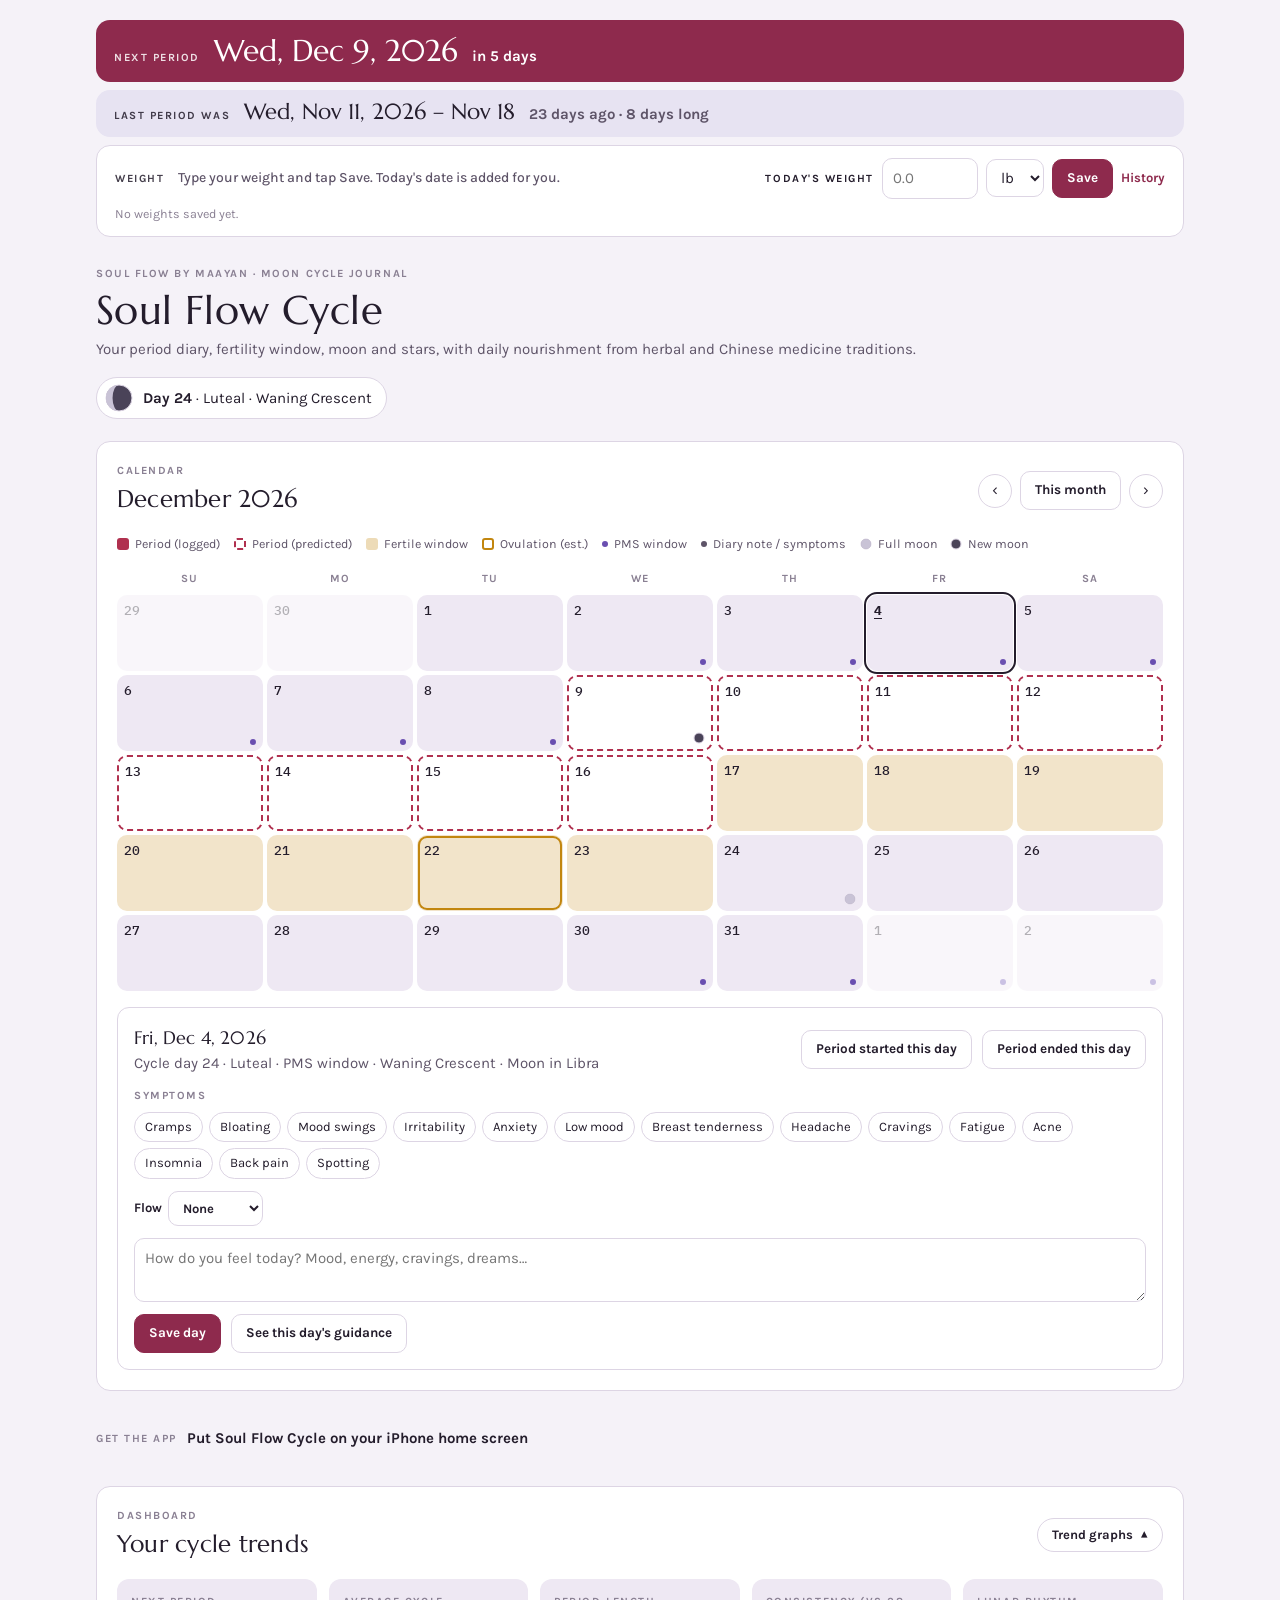
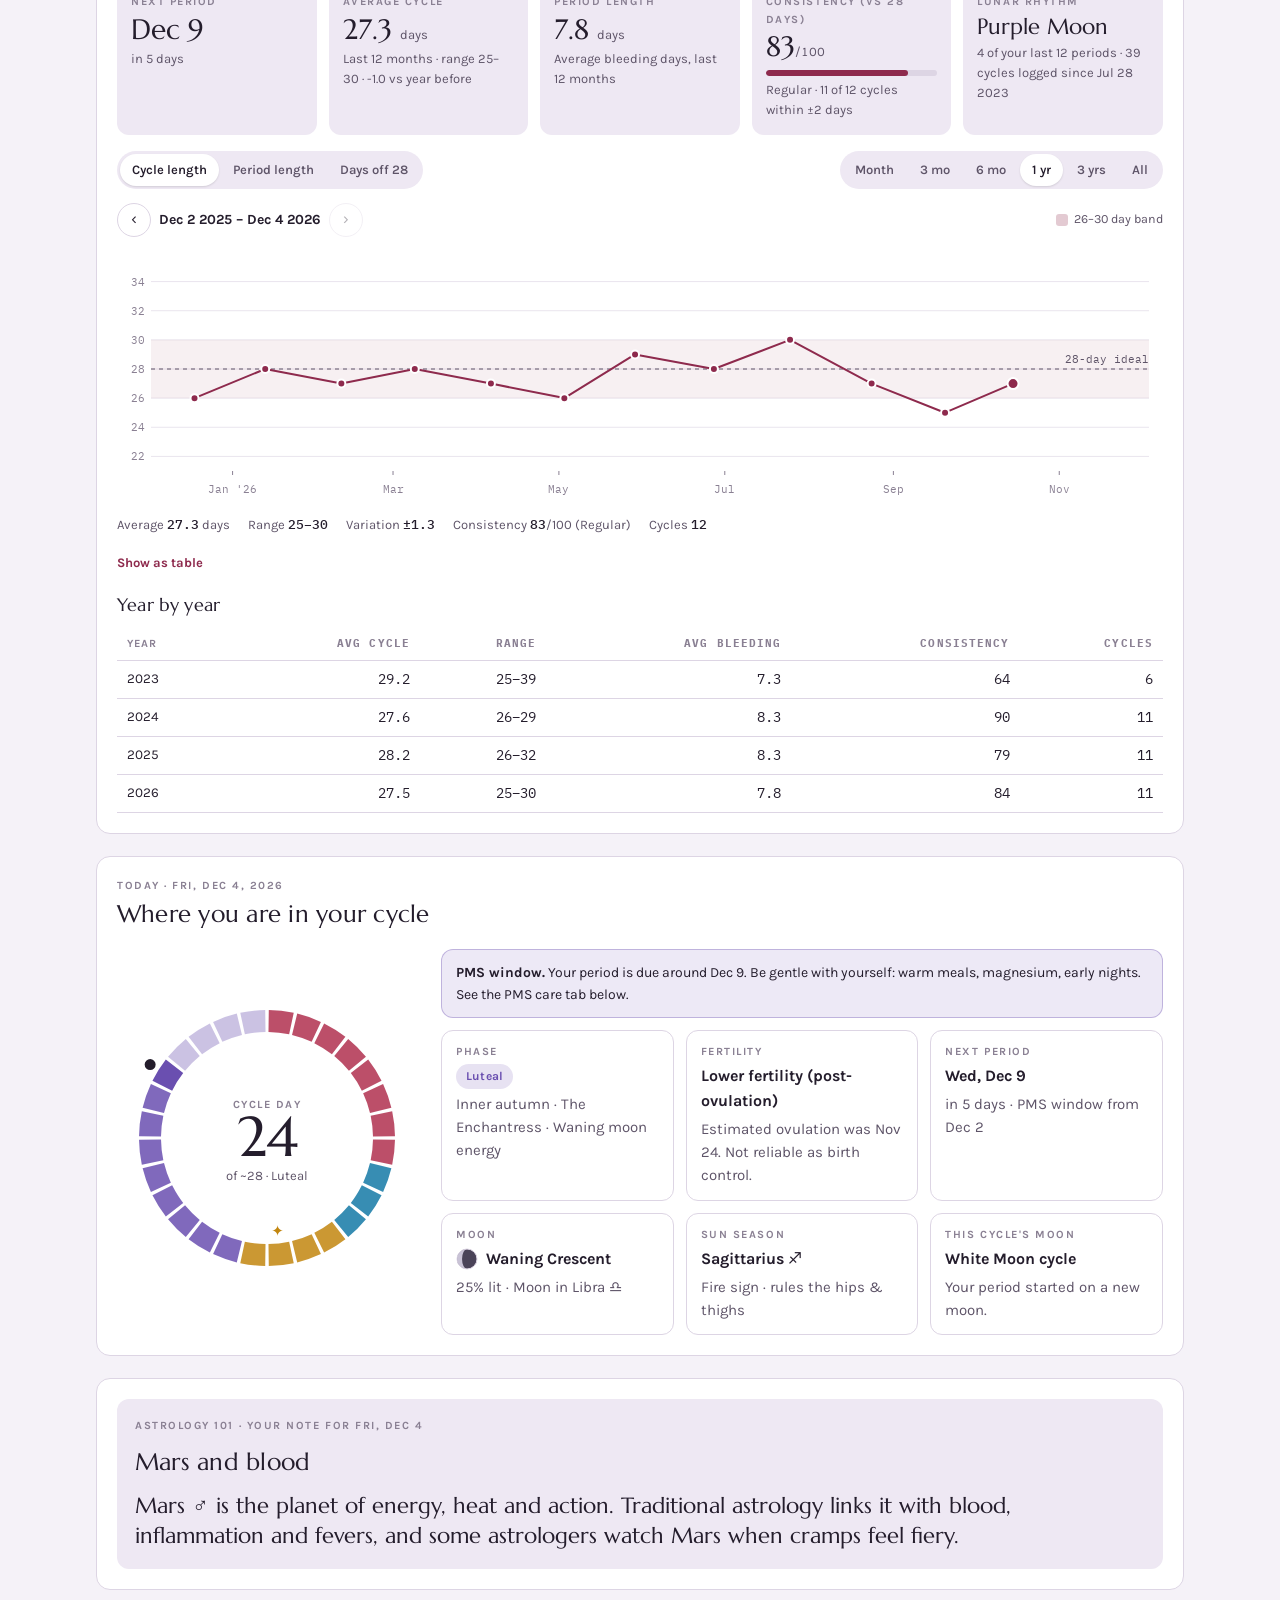
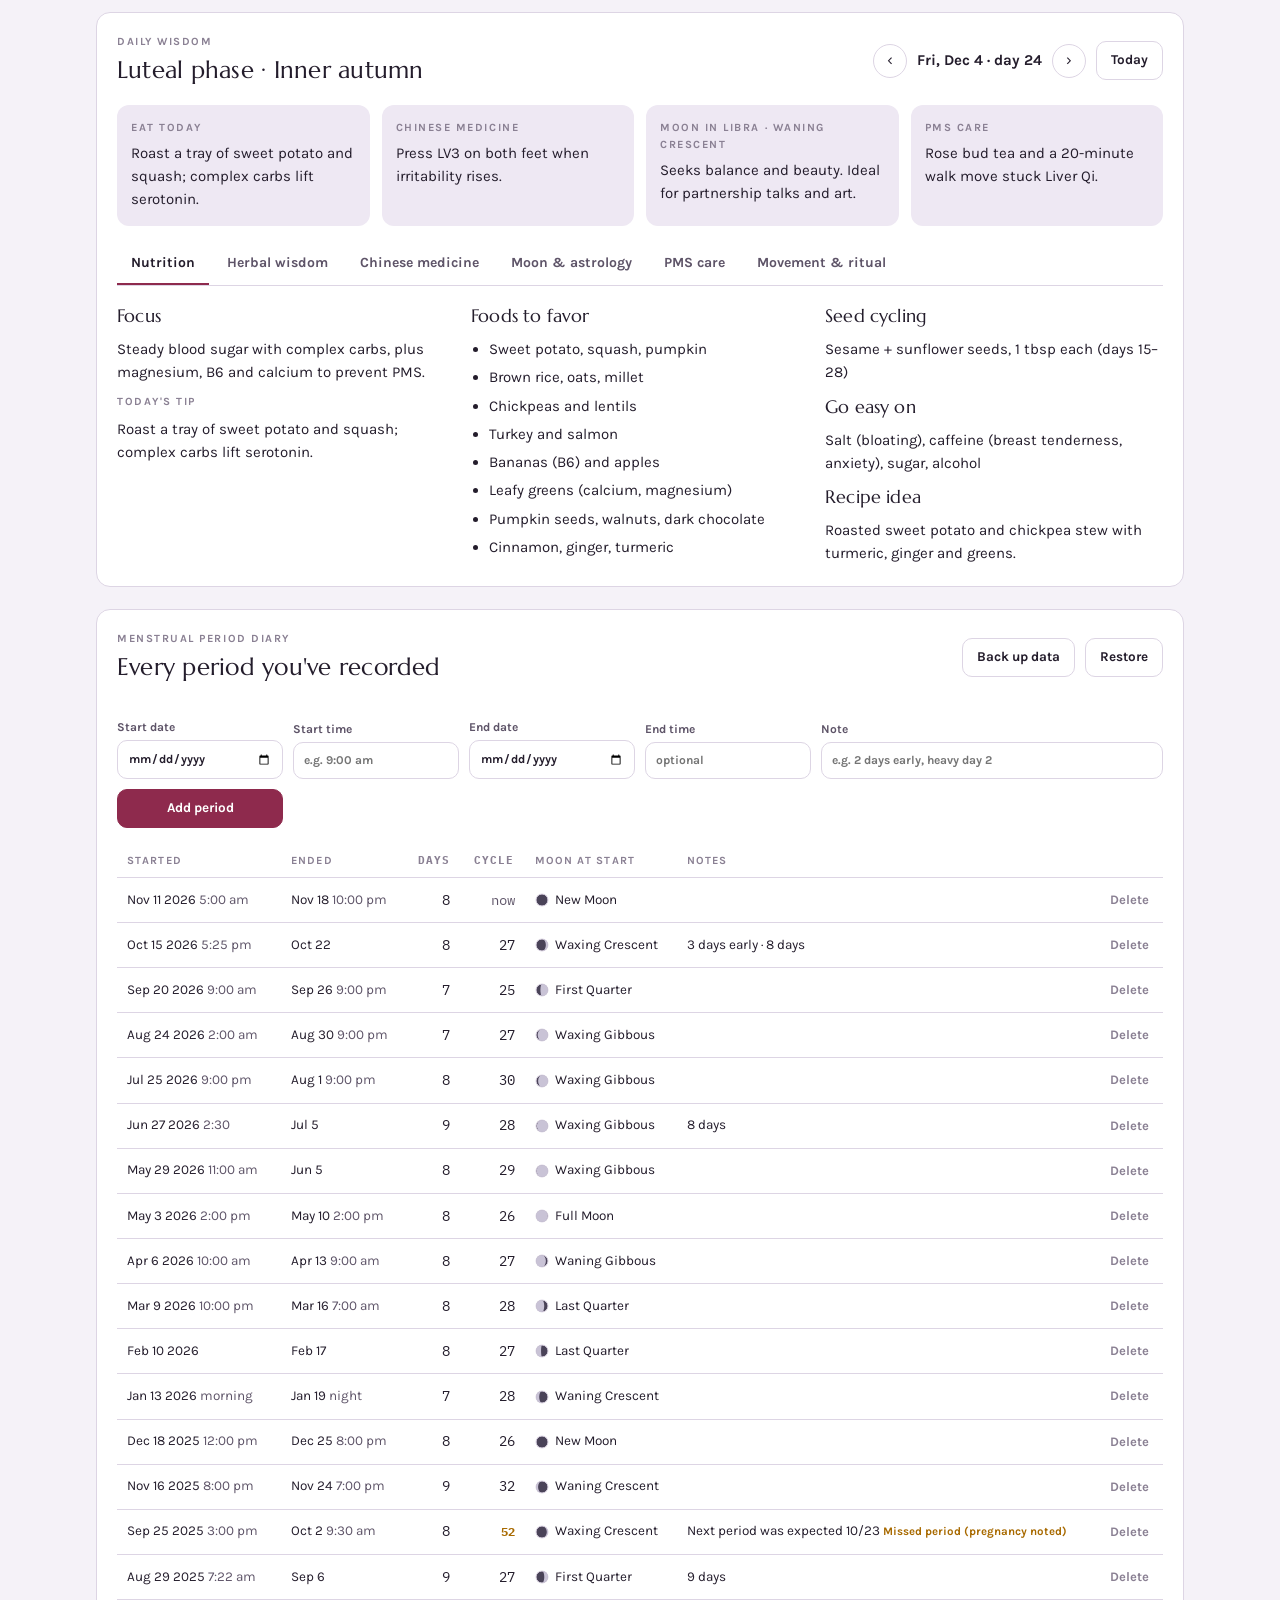
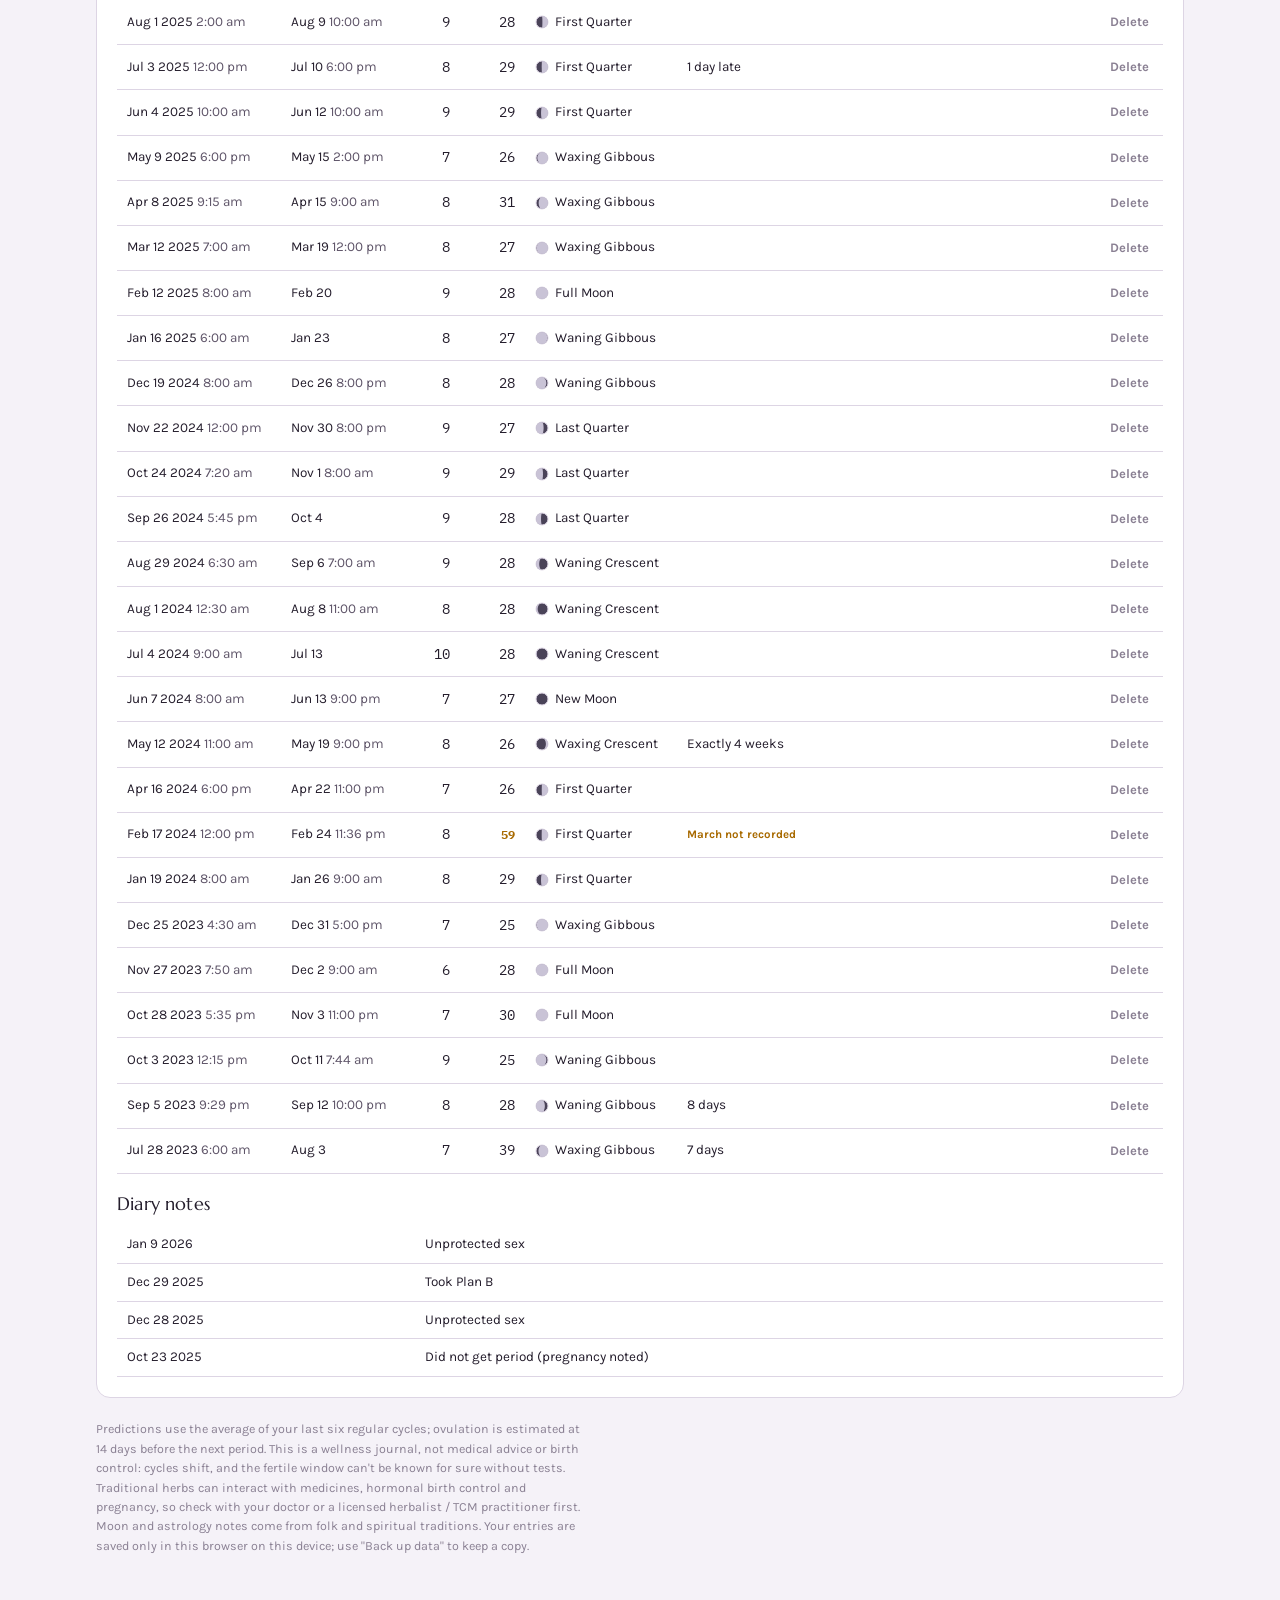
<file: cycle-app/index.html>
<!doctype html><html lang="en"><head><meta charset="utf-8"><meta name="viewport" content="width=device-width,initial-scale=1,viewport-fit=cover"><meta name="apple-mobile-web-app-capable" content="yes"><meta name="apple-mobile-web-app-title" content="Soul Flow Cycle">
<title>Soul Flow Cycle</title>
<meta name="claude:viewport-fit-sides" content="cover">
<link rel="preconnect" href="https://fonts.googleapis.com">
<link rel="stylesheet" href="https://fonts.googleapis.com/css2?family=Marcellus&family=Karla:wght@400;500;700&family=IBM+Plex+Mono:wght@400;500&display=swap">
<style>
/* Layout: one calm column of "moon pages" — dashboard first, then today, guidance, calendar, diary. */
:root{
  --bg:#F5F2F8; --surface:#FFFFFF; --surface-2:#EEE8F3; --ink:#241D2C; --ink-2:#5E5468; --ink-3:#8A8093;
  --line:#DDD5E4; --accent:#8E2A4D; --accent-ink:#FFFFFF; --moon:#C9C3D6; --moon-dark:#4A4358;
  --men:#B0304F; --fol:#1479A6; --ovu:#C2860F; --lut:#6A4FB0;
  --good:#2E7D4F; --warn:#A86A00;
  --display:"Marcellus","Cormorant Garamond",Georgia,serif;
  --body:"Karla",system-ui,-apple-system,"Segoe UI",sans-serif;
  --mono:"IBM Plex Mono",ui-monospace,Menlo,Consolas,monospace;
  --r:14px;
}
@media (prefers-color-scheme: dark){:root:not([data-theme="light"]){
  --bg:#141018; --surface:#1D1823; --surface-2:#271F2F; --ink:#F1EAF4; --ink-2:#B9AEC3; --ink-3:#8C8297;
  --line:#3A3145; --accent:#E0607A; --accent-ink:#1A0E14; --moon:#E8E2F2; --moon-dark:#3A3346;
  --men:#E0607A; --fol:#4AA6CC; --ovu:#C98F22; --lut:#9C83E6; --good:#5BC285; --warn:#E0A84A; color-scheme:dark}}
:root[data-theme="dark"]{
  --bg:#141018; --surface:#1D1823; --surface-2:#271F2F; --ink:#F1EAF4; --ink-2:#B9AEC3; --ink-3:#8C8297;
  --line:#3A3145; --accent:#E0607A; --accent-ink:#1A0E14; --moon:#E8E2F2; --moon-dark:#3A3346;
  --men:#E0607A; --fol:#4AA6CC; --ovu:#C98F22; --lut:#9C83E6; --good:#5BC285; --warn:#E0A84A; color-scheme:dark}

*{box-sizing:border-box}
body{background:var(--bg);color:var(--ink);font-family:var(--body);font-size:15px;line-height:1.55;margin:0}
.wrap{max-width:1120px;margin:0 auto;padding-left:max(16px,env(safe-area-inset-left,0px));padding-right:max(16px,env(safe-area-inset-right,0px));padding-block:20px 60px;display:flex;flex-direction:column;gap:22px}
h1,h2,h3{font-family:var(--display);font-weight:400;margin:0;text-wrap:balance;letter-spacing:.01em}
h1{font-size:clamp(28px,5vw,40px);line-height:1.1}
h2{font-size:24px}
h3{font-size:18px}
p{margin:0}
.eyebrow{font-size:11px;letter-spacing:.14em;text-transform:uppercase;color:var(--ink-3);font-weight:700}
.muted{color:var(--ink-2)}
.num{font-family:var(--mono);font-variant-numeric:tabular-nums}
button{font:inherit;color:inherit;cursor:pointer}
button:focus-visible,input:focus-visible,select:focus-visible,textarea:focus-visible,summary:focus-visible{outline:2px solid var(--accent);outline-offset:2px}
input,select,textarea{font:inherit;color:var(--ink);background:var(--surface);border:1px solid var(--line);border-radius:10px;padding:8px 10px;min-width:0}
textarea{width:100%;resize:vertical}

header.top{display:flex;align-items:flex-end;justify-content:space-between;gap:16px;flex-wrap:wrap;padding-top:6px}
header.top .brand{display:flex;flex-direction:column;gap:6px}
header.top .today-chip{display:flex;align-items:center;gap:10px;background:var(--surface);border:1px solid var(--line);border-radius:999px;padding:6px 14px 6px 8px}

section.card{background:var(--surface);border:1px solid var(--line);border-radius:var(--r);padding:20px;display:flex;flex-direction:column;gap:16px;min-width:0}
.sec-head{display:flex;align-items:center;justify-content:space-between;gap:12px;flex-wrap:wrap}
.sec-head>div:first-child{display:flex;flex-direction:column;gap:2px}
.cal-head>div:first-child{display:flex;flex-direction:column;gap:2px}

/* KPI row */
.kpis{display:grid;grid-template-columns:repeat(auto-fit,minmax(170px,1fr));gap:12px}
.kpi{background:var(--surface-2);border-radius:12px;padding:14px;display:flex;flex-direction:column;gap:4px;min-width:0}
.kpi .v{font-family:var(--display);font-size:28px;line-height:1.1}
.kpi .v small{font-family:var(--body);font-size:13px;color:var(--ink-2)}
.kpi .s{font-size:13px;color:var(--ink-2)}
.meter{height:6px;border-radius:6px;background:var(--line);overflow:hidden;margin-top:4px}
.meter>i{display:block;height:100%;background:var(--accent);border-radius:6px}

.toggle{display:flex;align-items:center;gap:8px;background:none;border:1px solid var(--line);border-radius:999px;padding:6px 14px;font-weight:700;font-size:13px}
.toggle .chev{display:inline-block;transition:transform .25s}
.toggle[aria-expanded="true"] .chev{transform:rotate(180deg)}
@media (prefers-reduced-motion:reduce){.toggle .chev{transition:none}}

.trends{display:flex;flex-direction:column;gap:14px}
.controls{display:flex;gap:10px;flex-wrap:wrap;align-items:center;justify-content:space-between}
.seg{display:inline-flex;background:var(--surface-2);border-radius:999px;padding:3px;gap:2px;flex-wrap:wrap}
.seg button{border:0;background:none;padding:6px 12px;border-radius:999px;font-size:13px;font-weight:600;color:var(--ink-2)}
.seg button[aria-pressed="true"]{background:var(--surface);color:var(--ink);box-shadow:0 1px 2px rgba(0,0,0,.12)}
.pager{display:flex;align-items:center;gap:8px}
.arrow{width:34px;height:34px;border-radius:50%;border:1px solid var(--line);background:var(--surface);display:grid;place-items:center;font-size:16px}
.arrow:disabled{opacity:.35;cursor:default}
.pager .lbl{min-width:150px;text-align:center;font-weight:700;font-size:14px}
.chart-box{position:relative;min-width:0}
.chart-box svg{display:block;width:100%;height:auto;overflow:visible}
.chart-box text{fill:var(--ink-3);font-family:var(--mono);font-size:11px}
.tip{position:absolute;pointer-events:none;background:var(--ink);color:var(--bg);padding:8px 10px;border-radius:8px;font-size:12.5px;line-height:1.4;white-space:nowrap;transform:translate(-50%,calc(-100% - 12px));z-index:5}
.chart-sum{display:flex;gap:18px;flex-wrap:wrap;font-size:13px;color:var(--ink-2)}
.chart-sum b{color:var(--ink);font-family:var(--mono);font-weight:500}
.legend{display:flex;gap:14px;flex-wrap:wrap;font-size:12.5px;color:var(--ink-2);align-items:center}
.legend span{display:inline-flex;align-items:center;gap:6px}
.sw{width:12px;height:12px;border-radius:3px;display:inline-block}
.tbl-wrap{overflow-x:auto}
table{border-collapse:collapse;width:100%;font-size:13.5px}
th,td{text-align:left;padding:8px 10px;border-bottom:1px solid var(--line);white-space:nowrap}
th{font-size:11px;letter-spacing:.1em;text-transform:uppercase;color:var(--ink-3);font-weight:700}
td.num,th.num{text-align:right}
.linkbtn{background:none;border:0;color:var(--accent);font-weight:700;font-size:13px;padding:4px 0}
.month-strip{display:grid;grid-template-columns:repeat(auto-fill,minmax(34px,1fr));gap:4px}
.month-strip div{border-radius:6px;padding:6px 0;text-align:center;font-size:12px;font-family:var(--mono)}

/* Today */
.today-grid{display:grid;grid-template-columns:minmax(0,300px) minmax(0,1fr);gap:24px;align-items:center}
@media (max-width:760px){.today-grid{grid-template-columns:1fr}}
.wheel{max-width:300px;width:100%;margin:0 auto}
.wheel text{font-family:var(--body)}
.facts{display:grid;grid-template-columns:repeat(auto-fit,minmax(200px,1fr));gap:12px}
.fact{border:1px solid var(--line);border-radius:12px;padding:12px 14px;display:flex;flex-direction:column;gap:4px;min-width:0}
.fact .t{font-weight:700;font-size:16px;display:flex;align-items:center;gap:8px}
.pill{display:inline-flex;align-items:center;gap:6px;padding:3px 10px;border-radius:999px;font-size:12px;font-weight:700;letter-spacing:.02em}
.ph-men{--ph:var(--men)} .ph-fol{--ph:var(--fol)} .ph-ovu{--ph:var(--ovu)} .ph-lut{--ph:var(--lut)}
.pill.ph{background:color-mix(in srgb,var(--ph) 16%,transparent);color:var(--ph)}
.banner{border-radius:12px;padding:12px 14px;background:color-mix(in srgb,var(--lut) 12%,transparent);border:1px solid color-mix(in srgb,var(--lut) 35%,transparent);font-size:14px}
.banner.fert{background:color-mix(in srgb,var(--ovu) 12%,transparent);border-color:color-mix(in srgb,var(--ovu) 40%,transparent)}

/* Guidance */
.daybar{display:flex;align-items:center;gap:10px;flex-wrap:wrap}
.daybar .lbl{font-weight:700}
.tips3{display:grid;grid-template-columns:repeat(auto-fit,minmax(230px,1fr));gap:12px}
.tipcard{background:var(--surface-2);border-radius:12px;padding:14px;display:flex;flex-direction:column;gap:6px;min-width:0}
.tabs{display:flex;gap:4px;border-bottom:1px solid var(--line);overflow-x:auto;scrollbar-width:thin}
.tabs button{border:0;background:none;padding:10px 14px;font-weight:700;font-size:14px;color:var(--ink-2);border-bottom:2px solid transparent;white-space:nowrap}
.tabs button[aria-selected="true"]{color:var(--ink);border-bottom-color:var(--accent)}
.panel{display:grid;grid-template-columns:repeat(auto-fit,minmax(260px,1fr));gap:16px}
.block{display:flex;flex-direction:column;gap:8px;min-width:0}
.block ul{margin:0;padding-left:18px;display:flex;flex-direction:column;gap:5px}
.block li b{font-weight:700}
.chips{display:flex;flex-wrap:wrap;gap:6px}
.chip{border:1px solid var(--line);border-radius:999px;padding:4px 10px;font-size:13px;background:var(--surface)}
button.chip[aria-pressed="true"]{background:var(--accent);color:var(--accent-ink);border-color:var(--accent)}
.note{font-size:12.5px;color:var(--ink-3)}
.point{border-left:3px solid var(--ph,var(--accent));padding-left:10px}

/* Calendar */
.cal-head{display:flex;align-items:center;justify-content:space-between;gap:10px;flex-wrap:wrap}
.cal{display:grid;grid-template-columns:repeat(7,minmax(0,1fr));gap:4px}
.cal .dow{font-size:11px;letter-spacing:.1em;text-transform:uppercase;color:var(--ink-3);text-align:center;font-weight:700;padding-bottom:4px}
.day{position:relative;min-height:clamp(46px,9vw,76px);max-width:100%;border-radius:10px;border:1px solid transparent;background:var(--surface-2);display:flex;flex-direction:column;align-items:flex-start;justify-content:space-between;padding:5px 6px;font-size:13px;min-width:0;text-align:left}
.day.out{opacity:.35}
.day .d{font-family:var(--mono);font-weight:500}
.day.bleed{background:var(--men);color:#fff}
.day.pred{background:transparent;border:2px dashed var(--men)}
.day.fert{background:color-mix(in srgb,var(--ovu) 22%,var(--surface))}
.day.ov{box-shadow:inset 0 0 0 2px var(--ovu)}
.day.today .d{text-decoration:underline;text-underline-offset:3px;font-weight:700}
.day.sel{outline:2px solid var(--ink);outline-offset:1px}
.day .marks{display:flex;gap:3px;align-items:center;width:100%;justify-content:flex-end}
.dot{width:6px;height:6px;border-radius:50%;background:var(--lut)}
.dot.note{background:var(--ink-2)}
.day.bleed .dot.note{background:#fff}
.day .moonmark svg{display:block}
@media (max-width:520px){.day{font-size:11px;padding:3px 4px;border-radius:7px}}
.daypanel{border:1px solid var(--line);border-radius:12px;padding:16px;display:flex;flex-direction:column;gap:12px}
.row{display:flex;gap:10px;flex-wrap:wrap;align-items:center}
.btn{border:1px solid var(--line);background:var(--surface);border-radius:10px;padding:8px 14px;font-weight:700;font-size:13.5px}
.btn.primary{background:var(--accent);color:var(--accent-ink);border-color:var(--accent)}
.btn.danger{color:var(--men);border-color:color-mix(in srgb,var(--men) 50%,var(--line))}
.toast{position:fixed;left:50%;bottom:calc(20px + env(safe-area-inset-bottom,0px));transform:translateX(-50%);background:var(--ink);color:var(--bg);padding:10px 16px;border-radius:999px;font-size:14px;font-weight:700;z-index:20}
.formgrid{display:grid;grid-template-columns:repeat(auto-fit,minmax(150px,1fr));gap:10px;align-items:end}
.formgrid label{display:flex;flex-direction:column;gap:4px;font-size:12px;font-weight:700;color:var(--ink-2)}
footer{font-size:12.5px;color:var(--ink-3);max-width:70ch}
.flag{font-size:11.5px;font-weight:700;color:var(--warn)}
.lore{background:var(--surface-2);border-radius:12px;padding:18px;display:flex;flex-direction:column;gap:10px}
.lore p.q{font-family:var(--display);font-size:clamp(18px,2.4vw,22px);line-height:1.35;max-width:62ch}
.install{gap:10px;padding-block:14px}
.nextline{display:flex;align-items:baseline;gap:6px 14px;flex-wrap:wrap;background:var(--accent);color:var(--accent-ink);border-radius:var(--r);padding:14px 18px}
.nextline .k{font-size:11px;letter-spacing:.14em;text-transform:uppercase;font-weight:700;opacity:.85}
.nextline .d{font-family:var(--display);font-size:clamp(22px,4vw,30px);line-height:1.1}
.nextline .c{font-weight:700;font-size:15px}
.toplines{display:flex;flex-direction:column;gap:8px}
.lastline{background:color-mix(in srgb,var(--lut) 16%,var(--surface));color:var(--ink);padding-block:10px}
.lastline .d{font-size:clamp(18px,3vw,22px)}
.lastline .c{color:var(--ink-2)}
.weightline{background:var(--surface);color:var(--ink);border:1px solid var(--line);padding-block:12px;align-items:center}
.wstats{display:flex;gap:6px 18px;flex-wrap:wrap;align-items:baseline}
.wstats b{font-family:var(--display);font-weight:400;font-size:20px}
.wstats .c{color:var(--ink-2);font-weight:500;font-size:14px}
.wform{display:flex;gap:8px;align-items:center;flex-wrap:wrap;margin-left:auto}
.wform input{width:96px}
.whist{flex-basis:100%;display:flex;flex-wrap:wrap;gap:6px}
.install summary{cursor:pointer;display:flex;gap:10px;align-items:center;flex-wrap:wrap}
.install ol{margin:0;padding-left:20px;display:flex;flex-direction:column;gap:6px}
</style>
</head><body>

<div class="wrap">
  <div class="toplines">
    <div class="nextline" id="nextLine" role="status"></div>
    <div class="nextline lastline" id="lastLine"></div>
    <div class="nextline weightline">
      <span class="k">Weight</span>
      <div class="wstats" id="wStats"></div>
      <form class="wform" id="wForm" autocomplete="off">
        <label for="wInput" class="k" style="opacity:1">Today's weight</label>
        <input type="number" id="wInput" inputmode="decimal" step="0.1" min="20" max="700" placeholder="0.0" required>
        <select id="wUnit" aria-label="Unit"><option value="lb">lb</option><option value="kg">kg</option></select>
        <button class="btn primary" type="submit">Save</button>
        <button class="linkbtn" type="button" id="wHistBtn" aria-expanded="false">History</button>
      </form>
      <div id="wHist" hidden class="whist"></div>
    </div>
  </div>
  <header class="top">
    <div class="brand">
      <span class="eyebrow">Soul Flow by Maayan · Moon cycle journal</span>
      <h1>Soul Flow Cycle</h1>
      <p class="muted">Your period diary, fertility window, moon and stars, with daily nourishment from herbal and Chinese medicine traditions.</p>
    </div>
    <div class="today-chip" id="topChip"></div>
  </header>

  <!-- CALENDAR -->
  <section class="card" aria-labelledby="calH">
    <div class="cal-head">
      <div><span class="eyebrow">Calendar</span><h2 id="calH"></h2></div>
      <div class="pager">
        <button class="arrow" id="cPrev" aria-label="Previous month">‹</button>
        <button class="btn" id="cToday">This month</button>
        <button class="arrow" id="cNext" aria-label="Next month">›</button>
      </div>
    </div>
    <div class="legend">
      <span><i class="sw" style="background:var(--men)"></i>Period (logged)</span>
      <span><i class="sw" style="border:2px dashed var(--men)"></i>Period (predicted)</span>
      <span><i class="sw" style="background:color-mix(in srgb,var(--ovu) 30%,var(--surface))"></i>Fertile window</span>
      <span><i class="sw" style="box-shadow:inset 0 0 0 2px var(--ovu)"></i>Ovulation (est.)</span>
      <span><i class="dot"></i>PMS window</span>
      <span><i class="dot note"></i>Diary note / symptoms</span>
      <span id="moonLegend"></span>
    </div>
    <div class="cal" id="cal"></div>
    <div class="daypanel" id="dayPanel"></div>
  </section>

  <details class="card install" id="installCard">
    <summary><span class="eyebrow">Get the app</span> <b>Put Soul Flow Cycle on your iPhone home screen</b></summary>
    <ol>
      <li>Open this page's link in <b>Safari</b> on your iPhone and sign in to claude.ai if asked.</li>
      <li>Tap the <b>Share</b> button (the square with an arrow pointing up) at the bottom of the screen.</li>
      <li>Scroll down and tap <b>Add to Home Screen</b>, name it "Soul Flow Cycle", then tap <b>Add</b>.</li>
      <li>Open it from your home screen like any other app.</li>
    </ol>
    <p class="note">Your entries are saved on each device separately. To move them, tap "Back up data" in the diary on one device and "Restore" on the other.</p>
  </details>

  <!-- DASHBOARD -->
  <section class="card" aria-labelledby="dashH">
    <div class="sec-head">
      <div><span class="eyebrow">Dashboard</span><h2 id="dashH">Your cycle trends</h2></div>
      <button class="toggle" id="trendToggle" aria-expanded="true" aria-controls="trends">Trend graphs <span class="chev" aria-hidden="true">▾</span></button>
    </div>
    <div class="kpis" id="kpis"></div>
    <div class="trends" id="trends">
      <div class="controls">
        <div class="seg" id="metricSeg" role="group" aria-label="What to chart">
          <button data-m="len" aria-pressed="true">Cycle length</button>
          <button data-m="plen" aria-pressed="false">Period length</button>
          <button data-m="dev" aria-pressed="false">Days off 28</button>
        </div>
        <div class="seg" id="rangeSeg" role="group" aria-label="Time range">
          <button data-r="1M" aria-pressed="false">Month</button>
          <button data-r="3M" aria-pressed="false">3 mo</button>
          <button data-r="6M" aria-pressed="false">6 mo</button>
          <button data-r="1Y" aria-pressed="true">1 yr</button>
          <button data-r="3Y" aria-pressed="false">3 yrs</button>
          <button data-r="ALL" aria-pressed="false">All</button>
        </div>
      </div>
      <div class="controls">
        <div class="pager">
          <button class="arrow" id="prevWin" aria-label="Earlier period">‹</button>
          <span class="lbl" id="winLbl"></span>
          <button class="arrow" id="nextWin" aria-label="Later period">›</button>
        </div>
        <div class="legend" id="chartLegend"></div>
      </div>
      <div class="chart-box" id="chartBox"></div>
      <div class="chart-sum" id="chartSum"></div>
      <div><button class="linkbtn" id="tblToggle" aria-expanded="false">Show as table</button></div>
      <div class="tbl-wrap" id="chartTable" hidden></div>
      <div class="block">
        <h3>Year by year</h3>
        <div class="tbl-wrap" id="yearTable"></div>
      </div>
    </div>
  </section>

  <!-- TODAY -->
  <section class="card" aria-labelledby="todayH">
    <div class="sec-head"><div><span class="eyebrow" id="todayEyebrow">Today</span><h2 id="todayH">Where you are in your cycle</h2></div></div>
    <div class="today-grid">
      <div id="wheel" class="wheel"></div>
      <div style="display:flex;flex-direction:column;gap:12px;min-width:0">
        <div id="todayBanner"></div>
        <div class="facts" id="facts"></div>
      </div>
    </div>
  </section>

  <!-- DAILY ASTROLOGY NOTE -->
  <section class="card" aria-labelledby="noteH">
    <div class="lore">
      <span class="eyebrow">Astrology 101 · your note for <span id="noteDate"></span></span>
      <h2 id="noteH"></h2>
      <p class="q" id="noteText"></p>
    </div>
  </section>

  <!-- GUIDANCE -->
  <section class="card" aria-labelledby="guideH" id="guide">
    <div class="sec-head">
      <div><span class="eyebrow">Daily wisdom</span><h2 id="guideH">Nourish your phase</h2></div>
      <div class="daybar">
        <button class="arrow" id="dPrev" aria-label="Previous day">‹</button>
        <span class="lbl" id="dLbl"></span>
        <button class="arrow" id="dNext" aria-label="Next day">›</button>
        <button class="btn" id="dToday">Today</button>
      </div>
    </div>
    <div class="tips3" id="tips3"></div>
    <div class="tabs" role="tablist" id="tabs">
      <button role="tab" data-t="food" aria-selected="true">Nutrition</button>
      <button role="tab" data-t="herb" aria-selected="false">Herbal wisdom</button>
      <button role="tab" data-t="tcm" aria-selected="false">Chinese medicine</button>
      <button role="tab" data-t="moon" aria-selected="false">Moon &amp; astrology</button>
      <button role="tab" data-t="pms" aria-selected="false">PMS care</button>
      <button role="tab" data-t="move" aria-selected="false">Movement &amp; ritual</button>
    </div>
    <div class="panel" id="panel" role="tabpanel"></div>
  </section>

  <!-- DIARY -->
  <section class="card" aria-labelledby="diaryH">
    <div class="sec-head">
      <div><span class="eyebrow">Menstrual period diary</span><h2 id="diaryH">Every period you've recorded</h2></div>
      <div class="row">
        <button class="btn" id="exportBtn">Back up data</button>
        <button class="btn" id="importBtn">Restore</button>
      </div>
    </div>
    <div id="ioBox" hidden class="block"></div>
    <form id="addForm" class="formgrid" autocomplete="off">
      <label>Start date<input type="date" id="fStart" required></label>
      <label>Start time<input type="text" id="fStartT" placeholder="e.g. 9:00 am"></label>
      <label>End date<input type="date" id="fEnd"></label>
      <label>End time<input type="text" id="fEndT" placeholder="optional"></label>
      <label style="grid-column:span 2">Note<input type="text" id="fNote" placeholder="e.g. 2 days early, heavy day 2"></label>
      <button class="btn primary" type="submit">Add period</button>
    </form>
    <div class="tbl-wrap" id="diary"></div>
    <div class="block">
      <h3>Diary notes</h3>
      <div id="notesList"></div>
    </div>
  </section>

  <footer>
    Predictions use the average of your last six regular cycles; ovulation is estimated at 14 days before the next period. This is a wellness journal, not medical advice or birth control: cycles shift, and the fertile window can't be known for sure without tests. Traditional herbs can interact with medicines, hormonal birth control and pregnancy, so check with your doctor or a licensed herbalist / TCM practitioner first. Moon and astrology notes come from folk and spiritual traditions. Your entries are saved only in this browser on this device; use "Back up data" to keep a copy.
  </footer>
</div>
<div class="toast" id="toast" hidden></div>

<script>
(function(){
"use strict";
/* ---------- seed: Maayan's recorded diary ---------- */
const SEED={periods:[
{s:'2023-07-28',st:'6:00 am',e:'2023-08-03',note:'7 days'},
{s:'2023-09-05',st:'9:29 pm',e:'2023-09-12',et:'10:00 pm',note:'8 days'},
{s:'2023-10-03',st:'12:15 pm',e:'2023-10-11',et:'7:44 am'},
{s:'2023-10-28',st:'5:35 pm',e:'2023-11-03',et:'11:00 pm'},
{s:'2023-11-27',st:'7:50 am',e:'2023-12-02',et:'9:00 am'},
{s:'2023-12-25',st:'4:30 am',e:'2023-12-31',et:'5:00 pm'},
{s:'2024-01-19',st:'8:00 am',e:'2024-01-26',et:'9:00 am'},
{s:'2024-02-17',st:'12:00 pm',e:'2024-02-24',et:'11:36 pm',gap:'March not recorded'},
{s:'2024-04-16',st:'6:00 pm',e:'2024-04-22',et:'11:00 pm'},
{s:'2024-05-12',st:'11:00 am',e:'2024-05-19',et:'9:00 pm',note:'Exactly 4 weeks'},
{s:'2024-06-07',st:'8:00 am',e:'2024-06-13',et:'9:00 pm'},
{s:'2024-07-04',st:'9:00 am',e:'2024-07-13'},
{s:'2024-08-01',st:'12:30 am',e:'2024-08-08',et:'11:00 am'},
{s:'2024-08-29',st:'6:30 am',e:'2024-09-06',et:'7:00 am'},
{s:'2024-09-26',st:'5:45 pm',e:'2024-10-04'},
{s:'2024-10-24',st:'7:20 am',e:'2024-11-01',et:'8:00 am'},
{s:'2024-11-22',st:'12:00 pm',e:'2024-11-30',et:'8:00 pm'},
{s:'2024-12-19',st:'8:00 am',e:'2024-12-26',et:'8:00 pm'},
{s:'2025-01-16',st:'6:00 am',e:'2025-01-23'},
{s:'2025-02-12',st:'8:00 am',e:'2025-02-20'},
{s:'2025-03-12',st:'7:00 am',e:'2025-03-19',et:'12:00 pm'},
{s:'2025-04-08',st:'9:15 am',e:'2025-04-15',et:'9:00 am'},
{s:'2025-05-09',st:'6:00 pm',e:'2025-05-15',et:'2:00 pm'},
{s:'2025-06-04',st:'10:00 am',e:'2025-06-12',et:'10:00 am'},
{s:'2025-07-03',st:'12:00 pm',e:'2025-07-10',et:'6:00 pm',note:'1 day late'},
{s:'2025-08-01',st:'2:00 am',e:'2025-08-09',et:'10:00 am'},
{s:'2025-08-29',st:'7:22 am',e:'2025-09-06',note:'9 days'},
{s:'2025-09-25',st:'3:00 pm',e:'2025-10-02',et:'9:30 am',note:'Next period was expected 10/23',gap:'Missed period (pregnancy noted)'},
{s:'2025-11-16',st:'8:00 pm',e:'2025-11-24',et:'7:00 pm'},
{s:'2025-12-18',st:'12:00 pm',e:'2025-12-25',et:'8:00 pm'},
{s:'2026-01-13',st:'morning',e:'2026-01-19',et:'night'},
{s:'2026-02-10',e:'2026-02-17'},
{s:'2026-03-09',st:'10:00 pm',e:'2026-03-16',et:'7:00 am'},
{s:'2026-04-06',st:'10:00 am',e:'2026-04-13',et:'9:00 am'},
{s:'2026-05-03',st:'2:00 pm',e:'2026-05-10',et:'2:00 pm'},
{s:'2026-05-29',st:'11:00 am',e:'2026-06-05'},
{s:'2026-06-27',st:'2:30',e:'2026-07-05',note:'8 days'},
{s:'2026-07-25',st:'9:00 pm',e:'2026-08-01',et:'9:00 pm'},
{s:'2026-08-24',st:'2:00 am',e:'2026-08-30',et:'9:00 pm'},
{s:'2026-09-20',st:'9:00 am',e:'2026-09-26',et:'9:00 pm'},
{s:'2026-10-15',st:'5:25 pm',e:'2026-10-22',note:'3 days early · 8 days'},
{s:'2026-11-11',st:'5:00 am',e:'2026-11-18',et:'10:00 pm'}
],notes:[
{d:'2025-10-23',t:'Did not get period (pregnancy noted)'},
{d:'2025-12-28',t:'Unprotected sex'},
{d:'2025-12-29',t:'Took Plan B'},
{d:'2026-01-09',t:'Unprotected sex'}
],days:{},weights:[]};

const KEY='soulflow-cycle-v1';
function clone(o){return JSON.parse(JSON.stringify(o))}
let DB=(function(){try{const r=localStorage.getItem(KEY);if(r){const d=JSON.parse(r);if(d&&Array.isArray(d.periods))return Object.assign({notes:[],days:{},weights:[]},d)}}catch(e){}return clone(SEED)})();
function save(){try{localStorage.setItem(KEY,JSON.stringify(DB))}catch(e){}}
function pref(k,v){try{if(v===undefined)return localStorage.getItem('sf-'+k);localStorage.setItem('sf-'+k,v)}catch(e){return null}}

/* ---------- dates ---------- */
const DAY=864e5;
function P(s){const[a,b,c]=s.split('-').map(Number);return new Date(a,b-1,c,12)}
function F(d){return d.getFullYear()+'-'+String(d.getMonth()+1).padStart(2,'0')+'-'+String(d.getDate()).padStart(2,'0')}
function add(d,n){const x=new Date(d);x.setDate(x.getDate()+n);return x}
function addM(d,n){const x=new Date(d);x.setDate(1);x.setMonth(x.getMonth()+n);return x}
function diff(a,b){return Math.round((b-a)/DAY)}
const MO=['Jan','Feb','Mar','Apr','May','Jun','Jul','Aug','Sep','Oct','Nov','Dec'];
const MOL=['January','February','March','April','May','June','July','August','September','October','November','December'];
const WD=['Sun','Mon','Tue','Wed','Thu','Fri','Sat'];
function nice(d,y){return WD[d.getDay()]+', '+MO[d.getMonth()]+' '+d.getDate()+(y?', '+d.getFullYear():'')}
function short(d,y){return MO[d.getMonth()]+' '+d.getDate()+(y?' '+d.getFullYear():'')}
const TODAY=(()=>{const n=new Date();return new Date(n.getFullYear(),n.getMonth(),n.getDate(),12)})();
function esc(s){return String(s==null?'':s).replace(/[&<>"]/g,c=>({'&':'&amp;','<':'&lt;','>':'&gt;','"':'&quot;'}[c]))}
function mean(a){return a.length?a.reduce((x,y)=>x+y,0)/a.length:NaN}
function sd(a){const m=mean(a);return a.length>1?Math.sqrt(mean(a.map(x=>(x-m)**2))):0}
function dayIndex(d){return Math.floor(d.getTime()/DAY)}
function pick(arr,d,salt){return arr[((dayIndex(d)+(salt||0))%arr.length+arr.length)%arr.length]}

/* ---------- cycle model ---------- */
let PER=[],CYC=[],PRED={L:28,P:7};
function rebuild(){
  PER=DB.periods.slice().sort((a,b)=>a.s<b.s?-1:1).map(p=>{const s=P(p.s),e=p.e?P(p.e):null;return Object.assign({},p,{sd:s,ed:e,plen:e?diff(s,e)+1:null})});
  CYC=[];
  for(let i=0;i<PER.length-1;i++){
    const a=PER[i],b=PER[i+1],len=diff(a.sd,b.sd);
    const valid=!a.gap&&len>=18&&len<=45;
    CYC.push({i,start:a.sd,len,plen:a.plen,valid,reason:a.gap||(len>45?'Long gap':len<18?'Very short':'')});
    a.cycleLen=len;a.cycleValid=valid;
  }
  const v=CYC.filter(c=>c.valid).slice(-6);
  PRED.L=v.length?Math.round(mean(v.map(c=>c.len))):28;
  const pl=PER.filter(p=>p.plen&&p.plen<=12).slice(-6).map(p=>p.plen);
  PRED.P=pl.length?Math.round(mean(pl)):6;
}
function phaseOf(cd,L,pl){
  const O=L-14;
  if(cd<=pl)return'men';
  if(cd>=O-2&&cd<=O+1)return'ovu';
  if(cd<O-2)return'fol';
  return'lut';
}
function info(date){
  let idx=-1;
  for(let i=PER.length-1;i>=0;i--){if(PER[i].sd<=date){idx=i;break}}
  if(idx<0)return null;
  const p=PER[idx],nx=PER[idx+1];
  let start=p.sd,cd=diff(start,date)+1,L,predicted=false,late=false,pl=p.plen||PRED.P;
  if(nx){L=diff(p.sd,nx.sd);if(L>45||p.gap){L=PRED.L;if(cd>L)late=true}}
  else{
    L=PRED.L;
    if(cd>L){const k=Math.floor((cd-1)/L);start=add(p.sd,k*L);cd=cd-k*L;predicted=true;pl=PRED.P}
  }
  const phase=late?'lut':phaseOf(cd,L,pl);
  const O=L-14;
  const bleed=!predicted&&!late&&p.ed&&date>=p.sd&&date<=p.ed;
  return{cd,L,pl,phase,O,start,predicted,late,
    bleed:!!bleed,predBleed:predicted&&cd<=pl,
    fertile:!late&&cd>=O-5&&cd<=O+1,ov:!late&&cd===O,pms:!late&&cd>=L-6&&phase==='lut',
    nextStart:add(start,L),period:p};
}
function nextPeriod(){
  const last=PER[PER.length-1];if(!last)return null;
  let n=add(last.sd,PRED.L);while(n<TODAY)n=add(n,PRED.L);
  // if late (past expected and no new log), keep showing expected date
  const exp=add(last.sd,PRED.L);
  return{date:exp<TODAY?n:exp,late:exp<TODAY?diff(exp,TODAY):0,expected:exp};
}

/* ---------- moon & sky ---------- */
const SYN=29.530588853,REF=Date.UTC(2000,0,6,18,14);
function moonAge(d){const t=(d.getTime()-REF)/DAY;return((t%SYN)+SYN)%SYN}
const PHASES=[
 ['New Moon',1.84,'The sky\'s inner winter. Rest, dream and set intentions. Folk tradition links this dark moon with bleeding: the White Moon rhythm.'],
 ['Waxing Crescent',5.53,'Intentions sprout. Take one small, real step toward what you planted at the new moon.'],
 ['First Quarter',9.22,'Momentum meets resistance. Build, decide, push through the first obstacle.'],
 ['Waxing Gibbous',12.91,'Refine and prepare. Adjust plans and nourish what is growing.'],
 ['Full Moon',16.61,'Peak light and peak energy. Celebrate, connect, create. Traditionally mirrored by ovulation.'],
 ['Waning Gibbous',20.30,'Gratitude and sharing. Teach, give back, digest what the full moon revealed.'],
 ['Last Quarter',23.99,'Let go and clear space. Declutter, forgive, finish what is unfinished.'],
 ['Waning Crescent',27.68,'Surrender and recover. Slow down before the new cycle begins.']
];
function moonPhase(d){const a=moonAge(d);for(const p of PHASES)if(a<p[1])return{name:p[0],text:p[2],age:a};return{name:PHASES[0][0],text:PHASES[0][2],age:a}}
function illum(a){return(1-Math.cos(2*Math.PI*a/SYN))/2}
const rad=x=>x*Math.PI/180,norm=x=>((x%360)+360)%360;
function jdN(d){return(d.getTime()-Date.UTC(2000,0,1,12))/DAY}
function moonLon(d){const n=jdN(d);const L=218.316+13.176396*n,M=rad(134.963+13.064993*n),D=rad(297.850+12.190749*n),Ms=rad(357.529+0.98560028*n),Fm=rad(93.272+13.229350*n);
 return norm(L+6.289*Math.sin(M)+1.274*Math.sin(2*D-M)+0.658*Math.sin(2*D)+0.214*Math.sin(2*M)-0.186*Math.sin(Ms)-0.114*Math.sin(2*Fm))}
function sunLon(d){const n=jdN(d);const L=280.460+0.9856474*n,g=rad(357.528+0.9856003*n);return norm(L+1.915*Math.sin(g)+0.020*Math.sin(2*g))}
const SIGNS=[
['Aries','♈︎','Fire','Head & face','Bold starts and quick energy. Channel restlessness into a brisk walk or a fresh project.','Hydrate well, ease jaw and scalp tension, go light on very spicy food.'],
['Taurus','♉︎','Earth','Throat & neck','Slow, sensual and grounded. Savor food, music and body care.','Warm root vegetables and grains; gentle neck rolls; hum or chant to open the throat.'],
['Gemini','♊︎','Air','Arms, hands & lungs','Curious and chatty. Good for writing, learning and conversations.','Light, varied meals; alternate-nostril breathing (nadi shodhana) to settle a busy mind.'],
['Cancer','♋︎','Water','Breasts & stomach','Tender and intuitive. Feelings run close to the surface; nest and nurture.','Soothing soups, coconut, chamomile; gentle breast massage and self-check.'],
['Leo','♌︎','Fire','Heart & upper back','Warm, expressive and playful. Create, perform, be seen.','Heart-opening poses (camel, bridge); beets, berries and cacao for the heart.'],
['Virgo','♍︎','Earth','Digestion & intestines','Practical and precise. Tidy up, plan, refine your routines.','Simple clean meals, fermented foods, fennel or peppermint tea for the gut.'],
['Libra','♎︎','Air','Kidneys & lower back','Seeks balance and beauty. Ideal for partnership talks and art.','Drink water, warm the lower back, eat a balanced plate.'],
['Scorpio','♏︎','Water','Womb & reproductive organs','Deep, private and transformative. Feel things fully and journal the truth.','Womb care: warmth on the belly, iron-rich foods; a castor oil pack (not while bleeding or pregnant).'],
['Sagittarius','♐︎','Fire','Hips & thighs','Expansive and optimistic. Move, explore, think big.','Hip openers (pigeon, lizard); liver-loving bitter greens; go easy on excess.'],
['Capricorn','♑︎','Earth','Knees, bones & skin','Focused and disciplined. Structure, goals and commitments.','Mineral-rich foods (sesame, greens, bone broth); keep the knees warm.'],
['Aquarius','♒︎','Air','Ankles & circulation','Inventive, social and a little detached. Community and new ideas.','Ankle circles, legs-up-the-wall, omega-3 rich foods for circulation.'],
['Pisces','♓︎','Water','Feet & lymph','Dreamy, psychic and permeable. Rest, art, water, prayer.','Warm foot soak with Epsom salt, dry brushing for lymph, extra sleep.']
];
function sign(lon){return SIGNS[Math.floor(lon/30)%12]}
function moonEvents(d){ // new/full moon happening on this local day
  const a=moonAge(new Date(d.getFullYear(),d.getMonth(),d.getDate(),0)),b=moonAge(new Date(d.getFullYear(),d.getMonth(),d.getDate()+1,0));
  if(b<a)return'new';if(a<SYN/2&&b>=SYN/2)return'full';return null}
function moonSVG(age,size){
  const r=size/2-1,c=size/2,p=age/SYN,rx=Math.abs(Math.cos(2*Math.PI*p))*r;
  let s1,s2;if(p<.5){s1=1;s2=p<.25?0:1}else{s1=0;s2=p<.75?0:1}
  const lit=`M${c},${c-r} A${r},${r} 0 0 ${s1} ${c},${c+r} A${rx},${r} 0 0 ${s2} ${c},${c-r}Z`;
  return`<svg width="${size}" height="${size}" viewBox="0 0 ${size} ${size}" aria-hidden="true"><circle cx="${c}" cy="${c}" r="${r}" fill="var(--moon-dark)" stroke="var(--line)" stroke-width="1"/><path d="${lit}" fill="var(--moon)"/></svg>`}
function lunarType(age){ // archetype for a period that starts at this moon age
  const toNew=Math.min(age,SYN-age),toFull=Math.abs(age-SYN/2);
  if(toNew<=3.7)return'White Moon';if(toFull<=3.7)return'Red Moon';return age<SYN/2?'Pink Moon':'Purple Moon'}
const LUNAR={
 'White Moon':'Bleeding near the new moon and ovulating near the full moon. In moon lore this is the nurturing, fertile rhythm, synced with the light.',
 'Red Moon':'Bleeding near the full moon. Lore links it with the healer, the creative and the wise woman: energy turned inward while the sky is bright.',
 'Pink Moon':'Bleeding with the waxing moon: a rhythm in transition from inward toward outward energy.',
 'Purple Moon':'Bleeding with the waning moon: a rhythm of transition, deep release and healing.'
};

/* ---------- wisdom library ---------- */
const PH={
men:{name:'Menstrual',season:'Inner winter',arch:'The Wise Woman',moon:'New moon energy',days:'Bleeding days',
 food:{focus:'Replenish iron and minerals; eat warm, cooked, easy-to-digest food.',
  eat:['Bone broth or miso soup','Lentils, black beans, grass-fed beef','Spinach, kale and chard with lemon','Beets and red dates (jujube)','Seaweed: kelp, nori, wakame','Salmon or sardines (omega-3 eases cramps)','Dark chocolate 70%+ (magnesium)','Ginger, cinnamon, turmeric'],
  less:'Iced drinks, raw salads, excess salt, coffee, alcohol',
  seeds:'Flax + pumpkin seeds, 1 tbsp each (days 1–14)',
  recipe:'Red lentil and ginger dal with wilted spinach and a squeeze of lemon.',
  tips:['Sip warm ginger tea with a pinch of cinnamon to ease cramps.','Pair iron-rich greens with vitamin C (lemon, bell pepper) to absorb more iron.','A square of dark chocolate brings magnesium to relax the uterus.','Start with congee: rice simmered with ginger and red dates, a classic recovery breakfast.','Add seaweed to soup today to restore minerals lost through bleeding.','Swap iced drinks for warm water or herbal tea all day.','Eat salmon or sardines this week; omega-3 fats calm the prostaglandins behind cramps.']},
 herbs:[['Ginger','Warms the womb and eases cramps; studies show it rivals ibuprofen for period pain.'],['Red raspberry leaf','Traditional uterine tonic; a gentle daily tea to tone the womb.'],['Cramp bark','Its name says it: a classic antispasmodic for cramping in Western herbalism.'],['Chamomile','Calms nerves and smooth muscle; lovely before bed.'],['Nettle','Mineral and iron-rich nourishing infusion to rebuild blood.'],['Yarrow','Traditionally used to regulate heavy flow. Avoid if pregnant.']],
 tcm:{title:'Blood phase · 行血 move the Blood',body:'In Chinese medicine the Liver moves Qi and Blood down and out. Your task is to let the flow be smooth: stay warm, rest, avoid cold. Clots, dark blood and sharp cramps point to stagnation or "cold in the womb".',organs:'Liver, Kidney',nature:'Warm foods; no cold or raw',
  points:[['SP6 · Sanyinjiao','Four finger-widths above the inner ankle bone, behind the shin. Press 1–2 min each side for cramps. Avoid in pregnancy.'],['LV3 · Taichong','On top of the foot between the big and second toe. Moves stuck Qi, eases irritability and pain.'],['CV4 · Guanyuan','Four finger-widths below the navel. Warmth here (hot water bottle) comforts the womb.']],
  tips:['Keep feet and lower back covered; TCM teaches that cold enters through the feet and stagnates Blood.','Rest is medicine now. Qi spent today is borrowed from your next cycle.','Lay a hot water bottle on your lower belly for 20 minutes.','Skip hair washing late at night and never go to bed with wet hair during your period, an old TCM habit to avoid cold.','Press SP6 on each leg for one minute when cramps arrive.','Drink brown sugar and ginger tea (红糖姜茶), the classic Chinese period remedy.']},
 ayur:'Vata time: the downward energy, Apana Vayu, carries the flow. Ground yourself with warm, oily, cooked meals and gentle self-massage with warm sesame oil (avoid the belly if tender).',
 move:['Rest, yin and restorative yoga','Child\'s pose, supported bound angle, legs up the wall','Slow walks outdoors','Many yoga traditions skip inversions while bleeding'],
 ritual:'Journal and dream. The veil is thin: ask what wants to be released and what you want to call in this cycle.',
 pms:'Bleeding has begun, so PMS should ease. Focus on cramps, fatigue and low iron.'},
fol:{name:'Follicular',season:'Inner spring',arch:'The Maiden',moon:'Waxing moon energy',days:'After bleeding, before ovulation',
 food:{focus:'Light, fresh and fermented foods; rebuild blood and support estrogen as it rises.',
  eat:['Fermented foods: kimchi, sauerkraut, kefir','Sprouts and microgreens','Eggs, chicken, wild fish','Avocado and olive oil','Citrus, berries, green apples','Oats, quinoa, sprouted grains','Zucchini, peas, carrots','Black sesame and goji berries'],
  less:'Heavy fried food, excess sugar',
  seeds:'Flax + pumpkin seeds, 1 tbsp each (days 1–14)',
  recipe:'Spring bowl: quinoa, avocado, sauerkraut, soft egg, sprouts and lemon-tahini.',
  tips:['Start the morning with warm lemon water to wake up digestion.','Add a forkful of sauerkraut or kimchi to lunch; a healthy gut clears used hormones.','Try a new recipe; your brain loves novelty in this phase.','Sprinkle ground flax on oats; its lignans help balance estrogen.','Snack on goji berries and black sesame, both nourish Blood and Yin in TCM.','Build a big colorful salad; your digestion handles raw food best now.','Eat protein at breakfast to fuel the rising energy of this phase.']},
 herbs:[['Nettle','Daily nourishing infusion; rebuilds minerals after bleeding.'],['Shatavari','Ayurveda\'s great women\'s rejuvenative ("she who has a hundred husbands").'],['Red clover','Traditional blood cleanser and source of gentle plant estrogens.'],['Dandelion root','Supports the liver, which clears hormones.'],['Lemon balm','Uplifting and focusing; lovely iced or hot.'],['Goji berry','Chinese tonic that nourishes Liver Blood and Kidney Yin.']],
 tcm:{title:'Yin phase · 滋阴 nourish Yin and Blood',body:'After bleeding, Blood and Yin are empty and need refilling. The Kidneys (root of fertility) and Liver Blood are the focus. Good sleep builds Yin: aim to be asleep by 11 pm, before the Liver hours of 1–3 am.',organs:'Kidney, Liver',nature:'Nourishing, moist; dark-colored foods feed the Kidneys',
  points:[['KD3 · Taixi','In the hollow between the inner ankle bone and the Achilles tendon. Nourishes Kidney Yin.'],['ST36 · Zusanli','Four finger-widths below the kneecap, one finger outside the shin. Builds Qi and Blood.'],['SP6 · Sanyinjiao','Above the inner ankle. Nourishes Yin and Blood for the coming egg.']],
  tips:['Eat something black today: black beans, black sesame or black rice, all said to feed the Kidneys.','Go to bed before 11 pm; TCM says Yin and Blood rebuild during sleep.','Rub KD3 behind each inner ankle for a minute before bed.','Slow-cooked bone broth or chicken soup rebuilds Blood after your period.','Avoid over-exercising; too much sweating drains Yin in this rebuilding stage.','Goji and red date tea (枸杞红枣茶) is a gentle daily Blood tonic.']},
 ayur:'Kapha qualities support building. Favor light, warm, lightly spiced food, dry brushing and invigorating movement to keep energy moving.',
 move:['Try a new class: vinyasa, dance, climbing','Build strength; your body recovers faster now','Hikes and longer walks','Start creative projects and make plans'],
 ritual:'Plant seeds. Write your intentions, start a project, and say yes to something new.',
 pms:'Usually your easiest, clearest days. Bank this energy and notice your mood baseline.'},
ovu:{name:'Ovulatory',season:'Inner summer',arch:'The Mother',moon:'Full moon energy',days:'Peak fertility',
 food:{focus:'Fiber, cruciferous veg and antioxidants to clear estrogen peaks; cool, hydrating foods.',
  eat:['Broccoli, cauliflower, Brussels sprouts','Berries, pomegranate, cherries','Raw veggies and big salads','Quinoa and red lentils','Wild salmon','Almonds and walnuts','Cucumber, mint, coconut water','Tomatoes and bell peppers'],
  less:'Very spicy, fried or greasy foods; excess alcohol',
  seeds:'Switch to sesame + sunflower seeds after ovulation (days 15–28)',
  recipe:'Rainbow salad of roasted cauliflower, chickpeas, mint, pomegranate and lemon.',
  tips:['Load up on cruciferous veg today; they help your liver clear the estrogen peak.','Drink coconut water or cucumber-mint water to stay cool and hydrated.','Berries and pomegranate bring antioxidants that protect the egg.','Eat walnuts, a TCM food for supporting the Yang that rises after ovulation.','Choose lighter meals; energy is high and digestion is strong.','Switch your seed cycling to sesame and sunflower once ovulation passes.']},
 herbs:[['Rose','Heart-opening and cooling; a rose and hibiscus tea suits this phase.'],['Hibiscus','Cooling and rich in antioxidants.'],['Maca','Andean root used traditionally for libido and fertility.'],['Dandelion leaf','Gentle diuretic and liver support.'],['Red raspberry leaf','Continues toning the uterus.'],['Damiana','Traditional aphrodisiac in Mexican herbalism. Avoid if pregnant.']],
 tcm:{title:'Yang transition · 阴转阳 Yin turns into Yang',body:'Yin peaks, the egg is released and Yang begins to rise. Smoothly flowing Liver Qi makes the turn easy; stagnation shows up as ovulation pain or spotting. Gentle warmth supports the rising Yang.',organs:'Kidney Yang, Liver',nature:'Balanced; add gentle warming spice',
  points:[['ST36 · Zusanli','Below the knee. Strengthens Qi for the transition.'],['SP10 · Xuehai',"\"Sea of Blood\", about three finger-widths above the inner kneecap. Keeps Blood moving."],['CV6 · Qihai','Two finger-widths below the navel. Warms and builds Qi.']],
  tips:['Add a little cinnamon or ginger to meals to support rising Yang.','Take a brisk walk to keep Liver Qi moving through the ovulation turn.','Notice egg-white cervical mucus; TCM sees it as Yin at its fullest.','Avoid ice-cold drinks; cold can block the shift from Yin to Yang.','Keep your lower back warm; the Kidneys govern this transition.','Express yourself; laughter and connection keep Qi flowing.']},
 ayur:'Pitta rises with the heat of ovulation. Cool it with sweet fruit, coconut, cilantro, mint and time near water.',
 move:['High-intensity workouts, dance, running','Group classes and social movement','Heart openers and backbends','Peak power: lift your heaviest now'],
 ritual:'Celebrate and connect. Have the important conversation, share your work, make love, create.',
 pms:'Some feel ovulation twinges (mittelschmerz), light spotting or a libido spike. All normal.'},
lut:{name:'Luteal',season:'Inner autumn',arch:'The Enchantress',moon:'Waning moon energy',days:'After ovulation until bleeding',
 food:{focus:'Steady blood sugar with complex carbs, plus magnesium, B6 and calcium to prevent PMS.',
  eat:['Sweet potato, squash, pumpkin','Brown rice, oats, millet','Chickpeas and lentils','Turkey and salmon','Bananas (B6) and apples','Leafy greens (calcium, magnesium)','Pumpkin seeds, walnuts, dark chocolate','Cinnamon, ginger, turmeric'],
  less:'Salt (bloating), caffeine (breast tenderness, anxiety), sugar, alcohol',
  seeds:'Sesame + sunflower seeds, 1 tbsp each (days 15–28)',
  recipe:'Roasted sweet potato and chickpea stew with turmeric, ginger and greens.',
  tips:['Eat every 3–4 hours to keep blood sugar steady and moods even.','Roast a tray of sweet potato and squash; complex carbs lift serotonin.','A banana with almond butter gives B6 and magnesium, a PMS-calming duo.','Cut back on salt this week to prevent bloating.','Swap coffee for cacao or matcha; caffeine worsens breast tenderness.','Your metabolism runs a little faster now, so a heartier meal is welcome.','Add pumpkin seeds to everything; they are rich in magnesium and zinc.']},
 herbs:[['Vitex (chaste tree)','The best-studied herb for PMS, breast tenderness and irritability. Not with hormonal birth control or in pregnancy.'],['Dandelion root','Supports the liver and eases bloating.'],['Lemon balm','Calms anxiety and mood swings.'],['Peppermint','Relieves bloating and headaches.'],['Evening primrose oil','Traditional for breast tenderness.'],['Rose & skullcap','Soothe the heart and nervous tension.']],
 tcm:{title:'Yang phase · 温阳 warm the Yang',body:'Kidney Yang warms the womb to hold a possible pregnancy (your temperature rises). When Liver Qi gets stuck, PMS appears: irritability, breast tenderness, bloating, sighing, cravings. Move the Qi: walk, breathe, express, cry if you need to.',organs:'Liver, Kidney Yang, Spleen',nature:'Warming; avoid greasy, cold and raw',
  points:[['LV3 · Taichong','Between the big and second toe. The great PMS point for moving stuck Liver Qi.'],['PC6 · Neiguan','Three finger-widths above the inner wrist crease. Calms anxiety and nausea.'],['Yintang','Between the eyebrows. Settles the mind (Shen) and helps sleep.']],
  tips:['Drink rose bud tea (玫瑰花茶), the classic TCM remedy for stuck Liver Qi and moodiness.','Add a strip of dried tangerine peel (陈皮 chen pi) to tea to move Qi and ease bloating.','Sigh it out: long exhales release Liver Qi tension.','Keep warm and skip ice cream; cold food weakens the Spleen and worsens bloating.','Press LV3 on both feet when irritability rises.','Eat radish or daikon to help Qi move downward and relieve bloating.','Xiao Yao San ("Free and Easy Wanderer") is the classical PMS formula. Use only with a licensed practitioner.']},
 ayur:'Pitta then Vata: early on you may feel fiery and irritable, later anxious or scattered. Cool first with sweet and bitter foods, then ground with warm, oily meals and routine.',
 move:['Strength and Pilates early in the phase','Slower yoga, yin and long walks as bleeding nears','Twists for digestion and bloating','Lower intensity if PMS is strong'],
 ritual:'Tell the truth, edit and complete. Your inner critic is loud, so use it to declutter and finish projects, not to judge yourself.',
 pms:'PMS lives here, especially in the last 7 days. See the remedies below.'}
};
const SYMPTOMS=['Cramps','Bloating','Mood swings','Irritability','Anxiety','Low mood','Breast tenderness','Headache','Cravings','Fatigue','Acne','Insomnia','Back pain','Spotting'];
const REMEDY={
 'Cramps':['Ginger tea, magnesium-rich foods, omega-3s','Cramp bark, chamomile','SP6 + heat on CV4'],
 'Bloating':['Less salt, more potassium (banana, avocado), fennel','Dandelion leaf, peppermint, fennel tea','Chen pi (tangerine peel) tea, belly massage clockwise'],
 'Mood swings':['Complex carbs every 3–4 hours, B6 (banana, turkey)','Vitex, lemon balm','LV3, rose bud tea'],
 'Irritability':['Cut caffeine and sugar, add leafy greens','Vitex, rose','LV3; long exhales; a walk'],
 'Anxiety':['Magnesium (pumpkin seeds, cacao), steady meals','Lemon balm, skullcap, chamomile','PC6, Yintang'],
 'Low mood':['Omega-3s, sunlight, tryptophan (turkey, oats)','Lemon balm, rose','ST36, gentle movement'],
 'Breast tenderness':['Less caffeine and salt, more fiber','Evening primrose oil, vitex','LV3, gentle breast massage'],
 'Headache':['Hydrate, magnesium, steady blood sugar','Peppermint oil on temples, feverfew','LI4 (avoid if pregnant), GB20 at the skull base'],
 'Cravings':['Protein and fat at each meal, dark chocolate, sweet potato','Cinnamon tea','ST36; eat warm, regular meals for the Spleen'],
 'Fatigue':['Iron (lentils, greens), B vitamins, early nights','Nettle, ashwagandha','ST36, KD1 on the sole of the foot'],
 'Acne':['Zinc (pumpkin seeds), less dairy and sugar','Spearmint tea, burdock','Clear Liver heat: mung beans, cucumber'],
 'Insomnia':['Magnesium, tart cherry, a warm milk with nutmeg','Chamomile, passionflower','HT7 at the wrist crease, Yintang'],
 'Back pain':['Anti-inflammatory foods: turmeric, ginger','Cramp bark','Warmth on the lower back (Kidney area)'],
 'Spotting':['Iron-rich foods','Talk to your doctor if it is new or frequent','Rest; avoid heavy lifting']
};

/* ---------- UI state ---------- */
const UI={metric:pref('metric')||'len',range:pref('range')||'1Y',winEnd:TODAY,view:TODAY,tab:'food',calM:new Date(TODAY.getFullYear(),TODAY.getMonth(),1,12),table:false};
const $=id=>document.getElementById(id);
function toast(m){const t=$('toast');t.textContent=m;t.hidden=false;clearTimeout(toast.h);toast.h=setTimeout(()=>t.hidden=true,2200)}

/* ---------- KPIs ---------- */
function consistency(lens){if(!lens.length)return null;return Math.round(100*mean(lens.map(l=>Math.max(0,1-Math.abs(l-28)/7))))}
function consLabel(s){return s>=85?'Very regular':s>=70?'Regular':s>=50?'Somewhat variable':'Irregular'}
function renderKPIs(){
  const yr=add(TODAY,-365);
  const v12=CYC.filter(c=>c.valid&&c.start>=yr),lens=v12.map(c=>c.len);
  const pl=PER.filter(p=>p.sd>=yr&&p.plen&&p.plen<=12).map(p=>p.plen);
  const all=CYC.filter(c=>c.valid).map(c=>c.len);
  const np=nextPeriod();const dTo=np?diff(TODAY,np.date):0;
  const cs=consistency(lens),within=lens.filter(l=>Math.abs(l-28)<=2).length;
  const ages=PER.slice(-12).map(p=>lunarType(moonAge(p.sd)));
  const counts={};ages.forEach(a=>counts[a]=(counts[a]||0)+1);
  const top=Object.entries(counts).sort((a,b)=>b[1]-a[1])[0];
  const prev=CYC.filter(c=>c.valid&&c.start<yr&&c.start>=add(yr,-365)).map(c=>c.len);
  const trend=prev.length&&lens.length?mean(lens)-mean(prev):0;
  $('kpis').innerHTML=`
   <div class="kpi"><span class="eyebrow">Next period</span><span class="v">${np?short(np.date):'—'}</span><span class="s">${np?(np.late?`Expected ${short(np.expected)} · ${np.late} days late`:dTo===0?'Expected today':`in ${dTo} days`):''}</span></div>
   <div class="kpi"><span class="eyebrow">Average cycle</span><span class="v num">${lens.length?mean(lens).toFixed(1):'—'} <small>days</small></span><span class="s">Last 12 months · range ${Math.min(...lens)}–${Math.max(...lens)}${trend?` · ${trend>0?'+':''}${trend.toFixed(1)} vs year before`:''}</span></div>
   <div class="kpi"><span class="eyebrow">Period length</span><span class="v num">${pl.length?mean(pl).toFixed(1):'—'} <small>days</small></span><span class="s">Average bleeding days, last 12 months</span></div>
   <div class="kpi"><span class="eyebrow">Consistency (vs 28 days)</span><span class="v num">${cs??'—'}<small>/100</small></span><div class="meter"><i style="width:${cs||0}%"></i></div><span class="s">${cs!=null?consLabel(cs)+` · ${within} of ${lens.length} cycles within ±2 days`:''}</span></div>
   <div class="kpi"><span class="eyebrow">Lunar rhythm</span><span class="v" style="font-size:22px">${top?top[0]:'—'}</span><span class="s">${top?`${top[1]} of your last ${ages.length} periods`:''} · ${all.length} cycles logged since ${short(PER[0].sd,true)}</span></div>`;
}

/* ---------- trend chart ---------- */
const RANGE={'1M':1,'3M':3,'6M':6,'1Y':12,'3Y':36,'ALL':0};
function windowBounds(){
  const n=RANGE[UI.range];
  if(!n)return[PER[0].sd,TODAY];
  if(UI.range==='1M'){const s=new Date(UI.winEnd.getFullYear(),UI.winEnd.getMonth(),1,12);return[s,add(addM(s,1),-1)]}
  return[add(addM(UI.winEnd,-n),1),UI.winEnd];
}
function renderChart(){
  const[ws,we]=windowBounds();const n=RANGE[UI.range];
  $('winLbl').textContent=UI.range==='1M'?MOL[ws.getMonth()]+' '+ws.getFullYear():short(ws,true)+' – '+short(we,true);
  $('prevWin').disabled=!n||ws<=PER[0].sd;
  $('nextWin').disabled=!n||we>=TODAY;
  const box=$('chartBox');
  if(UI.range==='1M'){renderMonthStrip(ws,we);return}
  const isP=UI.metric==='plen';
  const rows=isP?PER.filter(p=>p.sd>=ws&&p.sd<=we&&p.plen).map(p=>({d:p.sd,v:p.plen,p})):CYC.filter(c=>c.valid&&c.start>=ws&&c.start<=we).map(c=>({d:c.start,v:UI.metric==='dev'?c.len-28:c.len,len:c.len,c}));
  const W=Math.max(300,box.clientWidth||700),H=UI.range==='3Y'||UI.range==='ALL'?280:250,m={l:34,r:14,t:16,b:30};
  const pw=W-m.l-m.r,ph=H-m.t-m.b;
  const t0=ws.getTime(),t1=Math.max(we.getTime(),t0+DAY);
  const X=d=>m.l+(d.getTime()-t0)/(t1-t0)*pw;
  let lo,hi;
  if(UI.metric==='len'){const vs=rows.map(r=>r.v);lo=Math.min(22,...vs)-1;hi=Math.max(34,...vs)+1;}
  else if(isP){lo=0;hi=Math.max(10,...rows.map(r=>r.v))}
  else{const a=Math.max(4,...rows.map(r=>Math.abs(r.v)));lo=-a-1;hi=a+1}
  const Y=v=>m.t+(1-(v-lo)/(hi-lo))*ph;
  let g='';
  const step=hi-lo>16?4:2;
  for(let v=Math.ceil(lo/step)*step;v<=hi;v+=step){g+=`<line x1="${m.l}" x2="${W-m.r}" y1="${Y(v)}" y2="${Y(v)}" stroke="var(--line)" stroke-width="1" opacity=".6"/><text x="${m.l-6}" y="${Y(v)+4}" text-anchor="end">${v>0&&UI.metric==='dev'?'+'+v:v}</text>`}
  // month ticks
  const months=(t1-t0)/(30.4*DAY),every=months>24?6:months>9?2:1;
  let tk=new Date(ws.getFullYear(),ws.getMonth()+1,1,12);
  while(tk.getMonth()%every)tk=addM(tk,1);
  for(;tk<=we;tk=addM(tk,every)){const x=X(tk);g+=`<text x="${x}" y="${H-8}" text-anchor="middle">${MO[tk.getMonth()]}${tk.getMonth()===0||every>=6?" '"+String(tk.getFullYear()).slice(2):''}</text><line x1="${x}" x2="${x}" y1="${H-m.b}" y2="${H-m.b+4}" stroke="var(--ink-3)"/>`}
  let marks='';
  if(UI.metric==='len'){
    g+=`<rect x="${m.l}" width="${pw}" y="${Y(30)}" height="${Y(26)-Y(30)}" fill="var(--accent)" opacity=".07"/><line x1="${m.l}" x2="${W-m.r}" y1="${Y(28)}" y2="${Y(28)}" stroke="var(--ink-2)" stroke-dasharray="4 4"/><text x="${W-m.r}" y="${Y(28)-6}" text-anchor="end" style="fill:var(--ink-2)">28-day ideal</text>`;
    if(rows.length>1)marks+=`<path d="${rows.map((r,i)=>(i?'L':'M')+X(r.d).toFixed(1)+','+Y(r.v).toFixed(1)).join('')}" fill="none" stroke="var(--accent)" stroke-width="2" stroke-linejoin="round"/>`;
    rows.forEach((r,i)=>{marks+=`<circle cx="${X(r.d)}" cy="${Y(r.v)}" r="${i===rows.length-1?5.5:4}" fill="var(--accent)" stroke="var(--surface)" stroke-width="2"/>`});
  }else{
    const bw=Math.max(4,Math.min(18,pw/Math.max(rows.length,1)*0.6));
    rows.forEach(r=>{
      const x=X(r.d)-bw/2;let y0=Y(isP?0:0),y1=Y(r.v);
      const col=isP?'var(--men)':(r.v>0?'var(--accent)':r.v<0?'var(--fol)':'var(--ink-3)');
      if(r.v===0&&!isP){marks+=`<rect x="${x}" y="${y0-1.5}" width="${bw}" height="3" rx="1.5" fill="${col}"/>`;return}
      const top=Math.min(y0,y1),h=Math.abs(y1-y0),rr=Math.min(4,bw/2,h);
      const up=y1<y0;
      const d=up?`M${x},${y0}V${top+rr}Q${x},${top} ${x+rr},${top}H${x+bw-rr}Q${x+bw},${top} ${x+bw},${top+rr}V${y0}Z`:`M${x},${y0}V${y1-rr}Q${x},${y1} ${x+rr},${y1}H${x+bw-rr}Q${x+bw},${y1} ${x+bw},${y1-rr}V${y0}Z`;
      marks+=`<path d="${d}" fill="${col}"/>`;
    });
    g+=`<line x1="${m.l}" x2="${W-m.r}" y1="${Y(0)}" y2="${Y(0)}" stroke="var(--ink-3)"/>`;
  }
  // hit targets
  let hits='';
  rows.forEach((r,i)=>{hits+=`<rect data-i="${i}" x="${X(r.d)-14}" y="${m.t}" width="28" height="${ph}" fill="transparent"/>`});
  const empty=!rows.length?`<text x="${W/2}" y="${H/2}" text-anchor="middle" style="font-family:var(--body);font-size:14px">No complete cycles in this range</text>`:'';
  box.innerHTML=`<svg viewBox="0 0 ${W} ${H}" role="img" aria-label="${UI.metric==='plen'?'Period length':'Cycle length'} chart">${g}${marks}${hits}${empty}</svg><div class="tip" hidden></div>`;
  const tip=box.querySelector('.tip');
  box.querySelectorAll('rect[data-i]').forEach(el=>{
    const show=()=>{const r=rows[+el.dataset.i];const sx=box.clientWidth/W;
      tip.innerHTML=isP?`<b>${short(r.d,true)}</b><br>${r.v} days of bleeding${r.p.note?'<br>'+esc(r.p.note):''}`:`<b>Cycle from ${short(r.d,true)}</b><br>${r.len} days${r.len!==28?` (${r.len>28?'+':''}${r.len-28} vs 28)`:' · right on 28'}<br>Moon at start: ${moonPhase(r.d).name}`;
      tip.style.left=X(r.d)*sx+'px';tip.style.top=(isP||UI.metric==='dev'?Math.min(Y(r.v),Y(0)):Y(r.v))*sx+'px';tip.hidden=false};
    el.addEventListener('mouseenter',show);el.addEventListener('click',show);el.addEventListener('mouseleave',()=>tip.hidden=true);
  });
  // legend & summary
  $('chartLegend').innerHTML=UI.metric==='dev'?'<span><i class="sw" style="background:var(--accent)"></i>Longer than 28</span><span><i class="sw" style="background:var(--fol)"></i>Shorter than 28</span>':UI.metric==='len'?'<span><i class="sw" style="background:var(--accent);opacity:.25"></i>26–30 day band</span>':'';
  const vals=rows.map(r=>isP?r.v:r.len);
  if(vals.length){
    const cs=isP?null:consistency(vals);
    $('chartSum').innerHTML=isP?`<span>Average <b>${mean(vals).toFixed(1)}</b> days</span><span>Shortest <b>${Math.min(...vals)}</b></span><span>Longest <b>${Math.max(...vals)}</b></span><span>Periods <b>${vals.length}</b></span>`
    :`<span>Average <b>${mean(vals).toFixed(1)}</b> days</span><span>Range <b>${Math.min(...vals)}–${Math.max(...vals)}</b></span><span>Variation <b>±${sd(vals).toFixed(1)}</b></span><span>Consistency <b>${cs}</b>/100 (${consLabel(cs)})</span><span>Cycles <b>${vals.length}</b></span>`;
  }else $('chartSum').innerHTML='';
  const skipped=CYC.filter(c=>!c.valid&&c.start>=ws&&c.start<=we);
  if(skipped.length&&!isP)$('chartSum').innerHTML+=`<span class="flag">Left out: ${skipped.map(c=>short(c.start,true)+' ('+esc(c.reason)+', '+c.len+' days)').join('; ')}</span>`;
  $('chartTable').innerHTML=`<table><thead><tr><th>Start</th><th class="num">Cycle</th><th class="num">vs 28</th><th class="num">Bleeding</th><th>Moon at start</th></tr></thead><tbody>${
    PER.filter(p=>p.sd>=ws&&p.sd<=we).map(p=>`<tr><td>${short(p.sd,true)}</td><td class="num">${p.cycleLen!=null?(p.cycleValid?p.cycleLen:'('+p.cycleLen+')'):'—'}</td><td class="num">${p.cycleValid?((p.cycleLen-28>0?'+':'')+(p.cycleLen-28)):'—'}</td><td class="num">${p.plen??'—'}</td><td>${moonPhase(p.sd).name}</td></tr>`).join('')}</tbody></table>`;
}
function renderMonthStrip(ws,we){
  let h='';for(let d=new Date(ws);d<=we;d=add(d,1)){const f=info(d);let bg='var(--surface-2)',fg='var(--ink)';
    if(f){if(f.bleed){bg='var(--men)';fg='#fff'}else if(f.predBleed){bg='color-mix(in srgb,var(--men) 25%,var(--surface))'}else bg=`color-mix(in srgb,var(--${f.phase}) ${f.fertile?32:16}%,var(--surface))`}
    h+=`<div style="background:${bg};color:${fg}" title="${nice(d)}${f?' · day '+f.cd+' · '+PH[f.phase].name:''}">${d.getDate()}${f&&f.ov?'<br>✦':''}</div>`}
  $('chartBox').innerHTML=`<div class="month-strip">${h}</div>`;
  $('chartLegend').innerHTML=['men','fol','ovu','lut'].map(k=>`<span><i class="sw" style="background:var(--${k})"></i>${PH[k].name}</span>`).join('')+'<span>✦ Ovulation (est.)</span>';
  const ps=PER.filter(p=>p.sd>=ws&&p.sd<=we);
  $('chartSum').innerHTML=ps.length?ps.map(p=>`<span>Period <b>${short(p.sd)}–${p.ed?short(p.ed):'?'}</b> (${p.plen??'?'} days)${p.cycleLen?` · cycle <b>${p.cycleLen}</b> days`:' · current cycle'}</span>`).join(''):'<span>No period logged this month</span>';
  $('chartTable').innerHTML='';
}
function renderYears(){
  const ys={};CYC.forEach(c=>{if(!c.valid)return;const y=c.start.getFullYear();(ys[y]=ys[y]||{l:[],p:[]}).l.push(c.len)});
  PER.forEach(p=>{if(p.plen&&p.plen<=12){const y=p.sd.getFullYear();(ys[y]=ys[y]||{l:[],p:[]}).p.push(p.plen)}});
  $('yearTable').innerHTML=`<table><thead><tr><th>Year</th><th class="num">Avg cycle</th><th class="num">Range</th><th class="num">Avg bleeding</th><th class="num">Consistency</th><th class="num">Cycles</th></tr></thead><tbody>${
   Object.keys(ys).sort().map(y=>{const o=ys[y];const c=consistency(o.l);return`<tr><td>${y}</td><td class="num">${o.l.length?mean(o.l).toFixed(1):'—'}</td><td class="num">${o.l.length?Math.min(...o.l)+'–'+Math.max(...o.l):'—'}</td><td class="num">${o.p.length?mean(o.p).toFixed(1):'—'}</td><td class="num">${c??'—'}</td><td class="num">${o.l.length}</td></tr>`}).join('')}</tbody></table>`;
}

/* ---------- today ---------- */
function renderWheel(f){
  const S=300,c=S/2,R=128,w=22,L=f.L;let segs='';
  for(let i=1;i<=L;i++){
    const a0=-90+(i-1)/L*360+0.8,a1=-90+i/L*360-0.8;
    const ph=phaseOf(i,L,f.pl);
    const p=(a,r)=>[c+r*Math.cos(rad(a)),c+r*Math.sin(rad(a))];
    const[x0,y0]=p(a0,R),[x1,y1]=p(a1,R),[x2,y2]=p(a1,R-w),[x3,y3]=p(a0,R-w);
    const on=i===f.cd;
    segs+=`<path d="M${x0},${y0}A${R},${R} 0 0 1 ${x1},${y1}L${x2},${y2}A${R-w},${R-w} 0 0 0 ${x3},${y3}Z" fill="var(--${ph})" opacity="${on?1:(i<f.cd?.85:.35)}"/>`;
  }
  const am=-90+(f.cd-.5)/L*360,mx=c+(R+10)*Math.cos(rad(am)),my=c+(R+10)*Math.sin(rad(am));
  const ox=-90+(f.O-.5)/L*360,ovx=c+(R-w-12)*Math.cos(rad(ox)),ovy=c+(R-w-12)*Math.sin(rad(ox));
  $('wheel').innerHTML=`<svg viewBox="0 0 ${S} ${S}" role="img" aria-label="Cycle day ${f.cd} of ${L}">${segs}
   <circle cx="${mx}" cy="${my}" r="7" fill="var(--ink)" stroke="var(--surface)" stroke-width="3"/>
   <text x="${ovx}" y="${ovy+5}" text-anchor="middle" style="fill:var(--ovu);font-size:15px">✦</text>
   <text x="${c}" y="${c-30}" text-anchor="middle" style="fill:var(--ink-3);font-size:11px;letter-spacing:.14em;font-weight:700">CYCLE DAY</text>
   <text x="${c}" y="${c+18}" text-anchor="middle" style="fill:var(--ink);font-family:var(--display);font-size:56px">${f.cd}</text>
   <text x="${c}" y="${c+42}" text-anchor="middle" style="fill:var(--ink-2);font-size:13px">of ~${L} · ${PH[f.phase].name}</text></svg>`;
}
function renderNextLine(){
  const np=nextPeriod();if(!np){$('nextLine').hidden=true;return}
  const n=diff(TODAY,np.date);
  $('nextLine').innerHTML=`<span class="k">Next period</span><span class="d">${nice(np.date,true)}</span><span class="c">${np.late?`Expected ${short(np.expected)} · ${np.late} days late`:n===0?'Expected today':n===1?'Tomorrow':'in '+n+' days'}</span>`;
}
function renderLastLine(){
  const last=PER.filter(p=>p.sd<=TODAY).pop();if(!last){$('lastLine').hidden=true;return}
  const ago=diff(last.sd,TODAY);
  $('lastLine').innerHTML=`<span class="k">Last period was</span><span class="d">${nice(last.sd,true)}${last.ed?' – '+short(last.ed):''}</span><span class="c">${ago===0?'Started today':ago===1?'Started yesterday':ago+' days ago'}${last.plen?' · '+last.plen+' days long':''}</span>`;
}
function renderWeight(){
  if(!DB.weights)DB.weights=[];
  const unit=pref('wunit')||'lb';$('wUnit').value=unit;
  const W=DB.weights.slice().sort((a,b)=>a.d<b.d?-1:1),cur=W[W.length-1],prev=W[W.length-2];
  const fmtW=x=>(Math.round(x.w*10)/10)+' '+(x.u||unit);
  if(!cur){$('wStats').innerHTML='<span class="c">Type your weight and tap Save. Today\'s date is added for you.</span>';}
  else{
    let ch='';if(prev&&(prev.u||unit)===(cur.u||unit)){const d=Math.round((cur.w-prev.w)*10)/10;ch=d===0?' · no change':` · ${d>0?'+':''}${d} ${cur.u||unit}`}
    $('wStats').innerHTML=`<span><span class="c">Current weight </span><b>${fmtW(cur)}</b><span class="c"> · ${short(P(cur.d),true)}${ch}</span></span>`+
      (prev?`<span><span class="c">Last time weighed </span><b>${fmtW(prev)}</b><span class="c"> · ${short(P(prev.d),true)}</span></span>`:'');
  }
  $('wHist').innerHTML=W.length?W.slice().reverse().map(x=>`<span class="chip">${short(P(x.d),true)}: ${fmtW(x)} <button class="linkbtn" data-wdel="${x.d}" aria-label="Delete ${short(P(x.d),true)}" style="color:var(--ink-3)">×</button></span>`).join(''):'<span class="note">No weights saved yet.</span>';
}
$('wForm').addEventListener('submit',e=>{
  e.preventDefault();const v=parseFloat($('wInput').value);if(!(v>0)){toast('Enter your weight as a number');return}
  const n=new Date(),d=F(new Date(n.getFullYear(),n.getMonth(),n.getDate(),12)),u=$('wUnit').value;
  if(!DB.weights)DB.weights=[];
  const had=DB.weights.some(x=>x.d===d);
  DB.weights=DB.weights.filter(x=>x.d!==d);DB.weights.push({d,w:v,u});
  save();$('wInput').value='';renderWeight();toast(had?'Today\'s weight updated':'Weight saved for '+short(P(d)));
});
$('wUnit').onchange=e=>{pref('wunit',e.target.value);renderWeight()};
$('wHistBtn').onclick=e=>{const h=$('wHist');h.hidden=!h.hidden;e.target.setAttribute('aria-expanded',!h.hidden);e.target.textContent=h.hidden?'History':'Hide history'};
$('wHist').addEventListener('click',e=>{const b=e.target.closest('button[data-wdel]');if(!b)return;DB.weights=DB.weights.filter(x=>x.d!==b.dataset.wdel);save();renderWeight();toast('Weight deleted')});
function renderToday(){
  const f=info(TODAY);if(!f)return;
  const mp=moonPhase(TODAY),ms=sign(moonLon(TODAY)),ss=sign(sunLon(TODAY));
  const ph=PH[f.phase];
  $('todayEyebrow').textContent='Today · '+nice(TODAY,true);
  $('topChip').innerHTML=`${moonSVG(mp.age,28)}<span><b>Day ${f.cd}</b> · ${ph.name} · ${mp.name}</span>`;
  renderWheel(f);
  const np=nextPeriod();
  const fertStart=add(f.start,f.O-6),fertEnd=add(f.start,f.O);
  let fert;
  if(f.fertile)fert={t:f.ov?'Peak fertility (est. ovulation)':'Fertile window',s:`Estimated ${short(fertStart)}–${short(fertEnd)}. Use protection if avoiding pregnancy.`};
  else if(f.cd<f.O-5)fert={t:'Lower fertility',s:`Fertile window opens around ${short(fertStart)}.`};
  else fert={t:'Lower fertility (post-ovulation)',s:`Estimated ovulation was ${short(add(f.start,f.O-1))}. Not reliable as birth control.`};
  const lt=lunarType(moonAge(f.period.sd));
  $('todayBanner').innerHTML=f.late?`<div class="banner">Your period is later than your usual ${PRED.L} days. Stress, travel, illness or pregnancy can all shift a cycle; a test can bring clarity.</div>`:
   f.pms?`<div class="banner"><b>PMS window.</b> Your period is due around ${short(f.nextStart)}. Be gentle with yourself: warm meals, magnesium, early nights. See the PMS care tab below.</div>`:
   f.fertile?`<div class="banner fert"><b>Fertile window.</b> ${fert.s}</div>`:'';
  $('facts').innerHTML=`
   <div class="fact ph-${f.phase}"><span class="eyebrow">Phase</span><span class="t"><span class="pill ph">${ph.name}</span></span><span class="muted">${ph.season} · ${ph.arch} · ${ph.moon}</span></div>
   <div class="fact"><span class="eyebrow">Fertility</span><span class="t">${fert.t}</span><span class="muted">${fert.s}</span></div>
   <div class="fact"><span class="eyebrow">Next period</span><span class="t">${np?nice(np.date):'—'}</span><span class="muted">${np?(np.late?np.late+' days past expected':'in '+diff(TODAY,np.date)+' days'):''} · PMS window from ${short(add(f.nextStart,-7))}</span></div>
   <div class="fact"><span class="eyebrow">Moon</span><span class="t">${moonSVG(mp.age,22)} ${mp.name}</span><span class="muted">${Math.round(illum(mp.age)*100)}% lit · Moon in ${ms[0]} ${ms[1]}</span></div>
   <div class="fact"><span class="eyebrow">Sun season</span><span class="t">${ss[0]} ${ss[1]}</span><span class="muted">${ss[2]} sign · rules the ${ss[3].toLowerCase()}</span></div>
   <div class="fact"><span class="eyebrow">This cycle's moon</span><span class="t">${lt} cycle</span><span class="muted">Your period started on a ${moonPhase(f.period.sd).name.toLowerCase()}.</span></div>`;
}

/* ---------- guidance ---------- */
function renderGuide(){
  const d=UI.view,f=info(d);
  $('dLbl').textContent=nice(d,d.getFullYear()!==TODAY.getFullYear())+(f?` · day ${f.cd}`:'');
  $('dToday').disabled=F(d)===F(TODAY);
  if(!f){$('tips3').innerHTML='';$('panel').innerHTML='<p class="muted">No cycle data for this date.</p>';return}
  const ph=PH[f.phase],mp=moonPhase(d),ms=sign(moonLon(d));
  $('guideH').textContent=`${ph.name} phase · ${ph.season}`;
  $('tips3').innerHTML=`
   <div class="tipcard ph-${f.phase}"><span class="eyebrow">Eat today</span><p>${pick(ph.food.tips,d)}</p></div>
   <div class="tipcard"><span class="eyebrow">Chinese medicine</span><p>${pick(ph.tcm.tips,d,3)}</p></div>
   <div class="tipcard"><span class="eyebrow">Moon in ${ms[0]} · ${mp.name}</span><p>${ms[4]}</p></div>
   ${f.pms||f.phase==='men'?`<div class="tipcard"><span class="eyebrow">${f.pms?'PMS care':'Period care'}</span><p>${f.pms?pick(['Magnesium glycinate in the evening and pumpkin seeds by day can soften PMS.','Rose bud tea and a 20-minute walk move stuck Liver Qi.','Lower salt and caffeine today to ease bloating and breast tenderness.','Write down what irritates you; PMS often shows what needs to change.','Book a quiet evening. Your nervous system needs extra rest before bleeding.'],d):pick(['Warmth on the belly, warm drinks, warm socks.','Let yourself rest without guilt today.','Choose iron-rich food at two meals today.'],d)}</p></div>`:''}`;
  renderPanel(f,d);
}
function li(a){return'<ul>'+a.map(x=>`<li>${x}</li>`).join('')+'</ul>'}
function renderPanel(f,d){
  const ph=PH[f.phase],k=f.phase,t=UI.tab;let h='';
  document.querySelectorAll('#tabs button').forEach(b=>b.setAttribute('aria-selected',b.dataset.t===t));
  if(t==='food'){
    h=`<div class="block"><h3>Focus</h3><p>${ph.food.focus}</p><span class="eyebrow">Today's tip</span><p>${pick(ph.food.tips,d)}</p></div>
     <div class="block"><h3>Foods to favor</h3>${li(ph.food.eat)}</div>
     <div class="block"><h3>Seed cycling</h3><p>${ph.food.seeds}</p><h3>Go easy on</h3><p>${ph.food.less}</p><h3>Recipe idea</h3><p>${ph.food.recipe}</p></div>`;
  }else if(t==='herb'){
    h=`<div class="block" style="grid-column:1/-1"><p>Herbal allies traditionally used in the ${ph.name.toLowerCase()} phase, from Western folk herbalism, Ayurveda and Chinese medicine.</p></div>`+
     ph.herbs.map(x=>`<div class="block point ph-${k}"><h3>${x[0]}</h3><p class="muted">${x[1]}</p></div>`).join('')+
     `<div class="block" style="grid-column:1/-1"><h3>Ayurveda</h3><p>${ph.ayur}</p><p class="note">If you are pregnant, trying to conceive, breastfeeding or on medication (including birth control), check with a practitioner before using herbs.</p></div>`;
  }else if(t==='tcm'){
    h=`<div class="block"><h3>${ph.tcm.title}</h3><p>${ph.tcm.body}</p><p class="muted"><b>Organs:</b> ${ph.tcm.organs}<br><b>Food nature:</b> ${ph.tcm.nature}</p><span class="eyebrow">Today</span><p>${pick(ph.tcm.tips,d,3)}</p></div>
     <div class="block"><h3>Acupressure points</h3>${ph.tcm.points.map(p=>`<div class="point ph-${k}"><b>${p[0]}</b><br><span class="muted">${p[1]}</span></div>`).join('')}</div>
     <div class="block"><h3>More TCM habits this phase</h3>${li(ph.tcm.tips)}</div>`;
  }else if(t==='moon'){
    const mp=moonPhase(d),ms=sign(moonLon(d)),ss=sign(sunLon(d)),lt=lunarType(moonAge(f.period.sd));
    h=`<div class="block"><h3>${moonSVG(mp.age,26)} ${mp.name}</h3><p>${mp.text}</p><p class="muted">${Math.round(illum(mp.age)*100)}% illuminated · moon age ${mp.age.toFixed(1)} days</p></div>
     <div class="block"><h3>Moon in ${ms[0]} ${ms[1]}</h3><p>${ms[4]}</p><p class="muted"><b>${ms[2]} sign.</b> In ancient melothesia ${ms[0]} rules the ${ms[3].toLowerCase()}. ${ms[5]}</p></div>
     <div class="block"><h3>Your ${lt} cycle</h3><p>${LUNAR[lt]}</p><p class="muted">Sun in ${ss[0]} ${ss[1]} (${ss[2]}). Your phase mirrors ${ph.moon.toLowerCase()}: ${ph.season.toLowerCase()}, the archetype of ${ph.arch}.</p></div>`;
  }else if(t==='pms'){
    const freq={};Object.values(DB.days).forEach(x=>(x.sym||[]).forEach(s=>freq[s]=(freq[s]||0)+1));
    const top=Object.entries(freq).sort((a,b)=>b[1]-a[1]).slice(0,6);
    const nps=add(f.nextStart,-7);
    h=`<div class="block"><h3>Your PMS window</h3><p>${f.pms?'You are in it now.':'Next one starts around '+nice(nps)+'.'} Period expected ${nice(f.nextStart)}.</p><p class="muted">${ph.pms}</p>
      ${top.length?`<span class="eyebrow">Your most logged symptoms</span>${top.map(([s,n])=>`<div><div class="row" style="justify-content:space-between"><span>${s}</span><span class="num muted">${n}</span></div><div class="meter"><i style="width:${n/top[0][1]*100}%;background:var(--lut)"></i></div></div>`).join('')}`:'<p class="note">Log symptoms by tapping a day in the calendar below; your patterns will show here.</p>'}</div>
     <div class="block" style="grid-column:span 2;min-width:0"><h3>Remedies by symptom</h3><div class="tbl-wrap"><table><thead><tr><th>Symptom</th><th>Food</th><th>Herbal</th><th>TCM</th></tr></thead><tbody>${
      Object.entries(REMEDY).map(([s,r])=>`<tr><td><b>${s}</b></td><td style="white-space:normal">${r[0]}</td><td style="white-space:normal">${r[1]}</td><td style="white-space:normal">${r[2]}</td></tr>`).join('')}</tbody></table></div></div>`;
  }else{
    h=`<div class="block"><h3>Movement</h3>${li(ph.move)}</div><div class="block"><h3>Ritual · ${ph.arch}</h3><p>${ph.ritual}</p></div><div class="block"><h3>Ayurvedic rhythm</h3><p>${ph.ayur}</p></div>`;
  }
  $('panel').innerHTML=h;
}

/* ---------- calendar ---------- */
function noteFor(ds){return DB.notes.filter(n=>n.d===ds)}
function renderCal(){
  const m=UI.calM;$('calH').textContent=MOL[m.getMonth()]+' '+m.getFullYear();
  let h=WD.map(w=>`<div class="dow">${w.slice(0,2)}</div>`).join('');
  const first=add(m,-m.getDay());
  for(let i=0;i<42;i++){
    const d=add(first,i),ds=F(d),f=info(d),cls=['day'];
    if(d.getMonth()!==m.getMonth())cls.push('out');
    if(f){if(f.bleed)cls.push('bleed');else if(f.predBleed||(f.late&&false))cls.push('pred');else if(f.fertile)cls.push('fert');if(f.ov)cls.push('ov')}
    if(ds===F(TODAY))cls.push('today');if(ds===F(UI.view))cls.push('sel');
    const ev=moonEvents(d);
    const hasNote=noteFor(ds).length||(DB.days[ds]&&((DB.days[ds].sym||[]).length||DB.days[ds].note||DB.days[ds].flow));
    const label=`${nice(d,true)}${f?`, cycle day ${f.cd}, ${PH[f.phase].name}${f.bleed?', period':''}${f.predBleed?', predicted period':''}${f.fertile?', fertile':''}`:''}${ev?', '+ev+' moon':''}`;
    h+=`<button class="${cls.join(' ')}" data-d="${ds}" aria-label="${label}"><span class="d">${d.getDate()}</span><span class="marks">${f&&f.pms&&!f.bleed?'<i class="dot"></i>':''}${hasNote?'<i class="dot note"></i>':''}${ev?'<span class="moonmark">'+moonSVG(ev==='new'?0:SYN/2,12)+'</span>':''}</span></button>`;
    if(i===34&&add(first,35).getMonth()!==m.getMonth())break;
  }
  $('cal').innerHTML=h;
  $('moonLegend').innerHTML=`${moonSVG(SYN/2,12)} Full moon &nbsp; ${moonSVG(0,12)} New moon`;
  renderDayPanel();
}
function renderDayPanel(){
  const d=UI.view,ds=F(d),f=info(d),rec=DB.days[ds]||{sym:[],flow:'',note:''};
  const mp=moonPhase(d),ms=sign(moonLon(d));
  const notes=noteFor(ds);
  $('dayPanel').innerHTML=`
   <div class="row" style="justify-content:space-between"><div><h3>${nice(d,true)}</h3><span class="muted">${f?`Cycle day ${f.cd} · ${PH[f.phase].name}${f.bleed?' · period':''}${f.predBleed?' · predicted period':''}${f.fertile?' · fertile window':''}${f.pms?' · PMS window':''}`:'Before your first record'} · ${mp.name} · Moon in ${ms[0]}</span></div>
   <div class="row"><button class="btn" id="markStart">Period started this day</button><button class="btn" id="markEnd">Period ended this day</button></div></div>
   ${notes.length?`<div class="chips">${notes.map(n=>`<span class="chip">${esc(n.t)}</span>`).join('')}</div>`:''}
   <div class="block"><span class="eyebrow">Symptoms</span><div class="chips" id="symChips">${SYMPTOMS.map(s=>`<button class="chip" aria-pressed="${(rec.sym||[]).includes(s)}" data-s="${s}">${s}</button>`).join('')}</div></div>
   <div class="row"><label class="row" style="gap:6px;font-weight:700;font-size:13px">Flow <select id="flowSel">${['','Spotting','Light','Medium','Heavy'].map(o=>`<option ${rec.flow===o?'selected':''} value="${o}">${o||'None'}</option>`).join('')}</select></label></div>
   <textarea id="dayNote" rows="2" placeholder="How do you feel today? Mood, energy, cravings, dreams…">${esc(rec.note||'')}</textarea>
   <div class="row"><button class="btn primary" id="saveDay">Save day</button><button class="btn" id="seeGuide">See this day's guidance</button></div>`;
  $('symChips').onclick=e=>{const b=e.target.closest('button[data-s]');if(b)b.setAttribute('aria-pressed',b.getAttribute('aria-pressed')!=='true')};
  $('saveDay').onclick=()=>{
    const sym=[...document.querySelectorAll('#symChips button[aria-pressed="true"]')].map(b=>b.dataset.s);
    const r={sym,flow:$('flowSel').value,note:$('dayNote').value.trim()};
    if(!sym.length&&!r.flow&&!r.note)delete DB.days[ds];else DB.days[ds]=r;
    save();renderCal();if(UI.tab==='pms')renderGuide();toast('Saved');
  };
  $('seeGuide').onclick=()=>{renderGuide();$('guide').scrollIntoView({behavior:matchMedia('(prefers-reduced-motion:reduce)').matches?'auto':'smooth'})};
  $('markStart').onclick=()=>{
    if(DB.periods.some(p=>p.s===ds)){toast('A period already starts on this day');return}
    DB.periods.push({s:ds,e:F(add(d,PRED.P-1)),note:'End date estimated, update when it ends'});save();refresh();toast('Period start added');
  };
  $('markEnd').onclick=()=>{
    const p=DB.periods.filter(p=>p.s<=ds).sort((a,b)=>a.s<b.s?1:-1)[0];
    if(!p){toast('Add a period start first');return}
    p.e=ds;if(p.note==='End date estimated, update when it ends')p.note='';save();refresh();toast('Period end set to '+short(d));
  };
}

/* ---------- diary ---------- */
let pendingDel=null;
function renderDiary(){
  const rows=PER.slice().reverse();
  $('diary').innerHTML=`<table><thead><tr><th>Started</th><th>Ended</th><th class="num">Days</th><th class="num">Cycle</th><th>Moon at start</th><th>Notes</th><th></th></tr></thead><tbody>${
   rows.map(p=>{const mp=moonPhase(p.sd);const del=pendingDel===p.s;
    return`<tr><td>${short(p.sd,true)}${p.st?` <span class="muted">${esc(p.st)}</span>`:''}</td><td>${p.ed?short(p.ed):'—'}${p.et?` <span class="muted">${esc(p.et)}</span>`:''}</td><td class="num">${p.plen??'—'}</td><td class="num">${p.cycleLen!=null?(p.cycleValid?p.cycleLen:`<span class="flag">${p.cycleLen}</span>`):'<span class="muted">now</span>'}</td><td><span class="row" style="gap:6px;flex-wrap:nowrap">${moonSVG(mp.age,14)}${mp.name}</span></td><td style="white-space:normal;min-width:180px">${esc(p.note||'')}${p.gap?` <span class="flag">${esc(p.gap)}</span>`:''}</td><td>${del?`<button class="linkbtn" data-delok="${p.s}">Confirm delete</button> <button class="linkbtn" data-delno="1" style="color:var(--ink-2)">Keep</button>`:`<button class="linkbtn" data-del="${p.s}" style="color:var(--ink-3)">Delete</button>`}</td></tr>`}).join('')}</tbody></table>`;
  $('notesList').innerHTML=DB.notes.length?`<div class="tbl-wrap"><table><tbody>${DB.notes.slice().sort((a,b)=>a.d<b.d?1:-1).map(n=>`<tr><td>${short(P(n.d),true)}</td><td style="white-space:normal">${esc(n.t)}</td></tr>`).join('')}</tbody></table></div>`:'<p class="muted">No notes yet.</p>';
}
$('diary').addEventListener('click',e=>{
  const b=e.target.closest('button');if(!b)return;
  if(b.dataset.del){pendingDel=b.dataset.del;renderDiary()}
  else if(b.dataset.delno){pendingDel=null;renderDiary()}
  else if(b.dataset.delok){DB.periods=DB.periods.filter(p=>p.s!==b.dataset.delok);pendingDel=null;save();refresh();toast('Period deleted')}
});
$('addForm').addEventListener('submit',e=>{
  e.preventDefault();const s=$('fStart').value;if(!s)return;
  if(DB.periods.some(p=>p.s===s)){toast('That start date is already in your diary');return}
  const e2=$('fEnd').value;if(e2&&e2<s){toast('End date is before the start date');return}
  DB.periods.push({s,st:$('fStartT').value.trim(),e:e2||'',et:$('fEndT').value.trim(),note:$('fNote').value.trim()});
  save();e.target.reset();refresh();toast('Period added');
});
$('exportBtn').onclick=()=>{
  const box=$('ioBox');box.hidden=false;
  box.innerHTML=`<h3>Your backup</h3><p class="muted">Copy this text and keep it somewhere safe (notes app, email to yourself). Paste it into Restore on any device.</p><textarea id="ioText" rows="5" readonly>${esc(JSON.stringify(DB))}</textarea><div class="row"><button class="btn primary" id="copyBtn">Copy</button><button class="btn" id="ioClose">Close</button></div>`;
  $('copyBtn').onclick=()=>{const t=$('ioText');navigator.clipboard&&navigator.clipboard.writeText(t.value).then(()=>toast('Copied'),()=>{t.select();toast('Selected, press copy')})||(t.select(),toast('Selected, press copy'))};
  $('ioClose').onclick=()=>box.hidden=true;
};
$('importBtn').onclick=()=>{
  const box=$('ioBox');box.hidden=false;
  box.innerHTML=`<h3>Restore from backup</h3><textarea id="ioText" rows="5" placeholder="Paste your backup text here"></textarea><div class="row"><button class="btn primary" id="ioApply">Restore</button><button class="btn danger" id="ioReset">Reset to original diary</button><button class="btn" id="ioClose">Close</button></div><p class="note" id="ioMsg"></p>`;
  $('ioApply').onclick=()=>{try{const d=JSON.parse($('ioText').value);if(!Array.isArray(d.periods))throw 0;DB=Object.assign({notes:[],days:{},weights:[]},d);save();refresh();box.hidden=true;toast('Restored')}catch(_){$('ioMsg').textContent='That text is not a valid backup. Paste the full text from "Back up data".'}};
  let armed=false;$('ioReset').onclick=e=>{if(!armed){armed=true;e.target.textContent='Tap again to erase your changes';return}DB=clone(SEED);save();refresh();box.hidden=true;toast('Original diary restored')};
  $('ioClose').onclick=()=>box.hidden=true;
};

/* ---------- wiring ---------- */
function setSeg(id,attr,val){document.querySelectorAll('#'+id+' button').forEach(b=>b.setAttribute('aria-pressed',b.dataset[attr]===val))}
$('metricSeg').onclick=e=>{const b=e.target.closest('button');if(!b)return;UI.metric=b.dataset.m;pref('metric',UI.metric);setSeg('metricSeg','m',UI.metric);renderChart()};
$('rangeSeg').onclick=e=>{const b=e.target.closest('button');if(!b)return;UI.range=b.dataset.r;pref('range',UI.range);UI.winEnd=TODAY;setSeg('rangeSeg','r',UI.range);renderChart()};
$('prevWin').onclick=()=>{const n=RANGE[UI.range];UI.winEnd=UI.range==='1M'?add(new Date(UI.winEnd.getFullYear(),UI.winEnd.getMonth(),1,12),-1):addM(UI.winEnd,-n);if(UI.range!=='1M'){UI.winEnd.setDate(Math.min(TODAY.getDate(),28))}renderChart()};
$('nextWin').onclick=()=>{const n=RANGE[UI.range];let e=UI.range==='1M'?add(addM(new Date(UI.winEnd.getFullYear(),UI.winEnd.getMonth(),1,12),1),0):addM(UI.winEnd,n);if(UI.range!=='1M')e.setDate(Math.min(TODAY.getDate(),28));if(e>TODAY)e=TODAY;UI.winEnd=e;renderChart()};
const tt=$('trendToggle');
function setTrend(open){tt.setAttribute('aria-expanded',open);$('trends').hidden=!open;pref('trends',open?'1':'0');if(open)renderChart()}
tt.onclick=()=>setTrend(tt.getAttribute('aria-expanded')!=='true');
$('tblToggle').onclick=e=>{const o=$('chartTable').hidden;$('chartTable').hidden=!o;e.target.setAttribute('aria-expanded',o);e.target.textContent=o?'Hide table':'Show as table'};
$('tabs').onclick=e=>{const b=e.target.closest('button');if(!b)return;UI.tab=b.dataset.t;const f=info(UI.view);if(f)renderPanel(f,UI.view)};
$('dPrev').onclick=()=>{UI.view=add(UI.view,-1);syncView()};
$('dNext').onclick=()=>{UI.view=add(UI.view,1);syncView()};
$('dToday').onclick=()=>{UI.view=TODAY;syncView()};
function syncView(){const m=UI.view;if(m.getMonth()!==UI.calM.getMonth()||m.getFullYear()!==UI.calM.getFullYear())UI.calM=new Date(m.getFullYear(),m.getMonth(),1,12);renderGuide();renderCal()}
$('cal').onclick=e=>{const b=e.target.closest('button[data-d]');if(!b)return;UI.view=P(b.dataset.d);syncView()};
$('cPrev').onclick=()=>{UI.calM=addM(UI.calM,-1);renderCal()};
$('cNext').onclick=()=>{UI.calM=addM(UI.calM,1);renderCal()};
$('cToday').onclick=()=>{UI.calM=new Date(TODAY.getFullYear(),TODAY.getMonth(),1,12);UI.view=TODAY;renderCal();renderGuide()};
let rz;addEventListener('resize',()=>{clearTimeout(rz);rz=setTimeout(()=>{if(!$('trends').hidden)renderChart()},150)});



/* ---------- daily astrology note ---------- */
const NOTES=[
['What astrology is','Astrology is an ancient practice that reads the positions of the Sun, Moon and planets as a mirror of life on Earth. Of all the sky\'s bodies, the Moon is the one most tied to your menstrual cycle.'],
['The Moon in astrology','In astrology the Moon stands for your body, emotions, instincts and natural rhythms. Ancient astrologers called it the ruler of women\'s monthly cycles.'],
['The 12 zodiac signs','The zodiac is the sky divided into 12 equal slices, the signs. The Sun takes a whole year to pass through all 12, but the Moon does it in about 27 days, so during one menstrual cycle the Moon visits every sign.'],
['Your sun sign','Your sun sign is the sign the Sun was in on your birthday. It is the "horoscope sign" most people know, and it describes your core identity and vitality.'],
['Your moon sign','Your moon sign is the sign the Moon was in when you were born. Astrologers say it describes your emotional needs and how you experience your body, including how you go through PMS.'],
['The four elements','Every sign belongs to an element. Fire: Aries, Leo, Sagittarius. Earth: Taurus, Virgo, Capricorn. Air: Gemini, Libra, Aquarius. Water: Cancer, Scorpio, Pisces.'],
['Water signs and your body','When the Moon passes through a water sign (Cancer, Scorpio, Pisces), astrologers say feelings run deeper. Some people notice more tears or water retention on these days, especially before their period.'],
['Fire and earth days','When the Moon is in a fire sign, energy and heat rise, so move your body and release it. When it is in an earth sign, comfort and routine feel good: warm food, slow walks, early nights.'],
['Air days','When the Moon is in an air sign (Gemini, Libra, Aquarius), the mind gets busy. On PMS days this can mean overthinking, so journaling and breathwork help.'],
['The moon\'s phases','The Moon goes from new to full in about 15 days and back again in another 15: 29.5 days in total, almost the same as the average menstrual cycle.'],
['The new moon','At the new moon the Sun and Moon sit together in the same sign and the sky is dark. Astrologers see it as a time of rest and new beginnings, the same feeling as the first days of a period.'],
['The full moon','At the full moon the Sun and Moon are exactly opposite each other. Astrology reads it as a peak, a moment of culmination, which is why it is often compared to ovulation.'],
['Waxing and waning','The waxing moon (light growing) matches your follicular phase: building and starting. The waning moon (light shrinking) matches your luteal phase: finishing, releasing and turning inward.'],
['The moon changes signs','The Moon changes sign about every two and a half days. The app shows "Moon in…" so you can notice how each sign\'s mood feels in your body.'],
['Signs and body parts','Ancient astrologers assigned each sign a part of the body. Scorpio rules the reproductive organs, Libra the lower back and kidneys, Cancer the breasts and stomach, and Virgo the digestion.'],
['The Moon\'s home sign','Each planet has a "home" sign it rules. The Moon\'s home is Cancer, the sign of nurturing, home and mothering. When the Moon is in Cancer, astrologers say sensitivity peaks, so it is a good day for self-care.'],
['Venus and the female symbol','The ♀ symbol biology uses for "female" is the astrological glyph of Venus, the planet of love, beauty, pleasure and fertility. In traditional astrology Venus rules the female reproductive system.'],
['Mars and blood','Mars ♂ is the planet of energy, heat and action. Traditional astrology links it with blood, inflammation and fevers, and some astrologers watch Mars when cramps feel fiery.'],
['Retrogrades','A planet is "retrograde" when, seen from Earth, it seems to move backward. Mercury does this about three times a year and is blamed for mix-ups; Venus does it every 18 months, a time astrologers say is for rethinking love and self-worth.'],
['Ruling planets','Every sign has a ruling planet. Scorpio, the sign of the womb, is ruled by Mars and, in modern astrology, by Pluto, the planet of death and rebirth, a theme that echoes the monthly shedding and renewal of the uterus.'],
['Saturn and cycles','Saturn is the planet of time, structure and cycles. It takes about 29.5 years to circle the Sun, and astrologers call its return around age 29 the "Saturn return", a big life checkpoint. It is curious that this echoes the Moon\'s 29.5 days.'],
['The birth chart','A birth chart is a map of where the Sun, Moon and every planet were at the exact moment and place you were born. To make one you need your birth date, time and city.'],
['The houses','A birth chart is divided into 12 houses, each an area of life. The 5th house is creativity, pleasure and children; the 6th is health and daily routines; the 8th is intimacy and transformation.'],
['The void-of-course moon','Before the Moon enters a new sign, there is often a gap astrologers call "void of course". They advise resting rather than starting things then, much like the slower energy of the first days of a period.'],
['Eclipses','Eclipses happen at some new and full moons, when the Sun, Moon and Earth line up exactly. There are 4 to 7 each year, and astrologers treat them as turning points.'],
['Your lunar return','Every 27.3 days the Moon returns to the exact spot it held when you were born. Astrologers call this your lunar return, a personal emotional reset each month.'],
['Aspects','Aspects are the angles between planets. A conjunction (0°) blends their energies, an opposition (180°) creates a pull between them, a square (90°) brings tension and a trine (120°) brings ease. The new moon is a Sun–Moon conjunction; the full moon is their opposition.'],
['Where the zodiac began','The Babylonians divided the sky into 12 signs about 2,500 years ago. The Greek word zodiakos means "circle of little animals".'],
['The Moon as mother','In astrology the Moon also represents your mother, your home and the way you nurture yourself. Caring for your body during your period is a very "lunar" act.'],
['Vedic astrology','India\'s Vedic astrology (Jyotish) uses a zodiac shifted about 24° from the Western one, so many people\'s Vedic sun sign is the sign before their Western one. There the Moon, Chandra, rules the mind.'],
['Lunar mansions','Vedic astrology splits the Moon\'s path into 27 "lunar mansions" (nakshatras), and Chinese astrology into 28 (xiu): roughly one for each day of the Moon\'s monthly trip through the sky.'],
['The Moon\'s strongest sign','Astrologers say the Moon is "exalted", at its most comfortable, in Taurus, the sign of the senses and the body. In Scorpio it is said to feel things most intensely.'],
['Monday is Moon-day','The days of the week are named after planets. Monday is the Moon\'s day, which is clearer in Spanish (lunes) and Italian (lunedì).'],
['Jupiter and abundance','Jupiter is the planet of growth, luck and abundance, called the "great benefic". In traditional astrology Jupiter in the 5th house of a chart was a classic sign of fertility and children.']
];
function renderNote(){
  const n=NOTES[((dayIndex(TODAY)%NOTES.length)+NOTES.length)%NOTES.length];
  $('noteDate').textContent=nice(TODAY);$('noteH').textContent=n[0];$('noteText').textContent=n[1];
}

function refresh(){rebuild();renderKPIs();renderYears();if(!$('trends').hidden)renderChart();renderNextLine();renderLastLine();renderWeight();renderToday();renderNote();renderGuide();renderCal();renderDiary()}
setSeg('metricSeg','m',UI.metric);setSeg('rangeSeg','r',UI.range);
rebuild();
if(pref('trends')==='0'){tt.setAttribute('aria-expanded','false');$('trends').hidden=true}
refresh();
})();
</script>
</body></html>
</file>
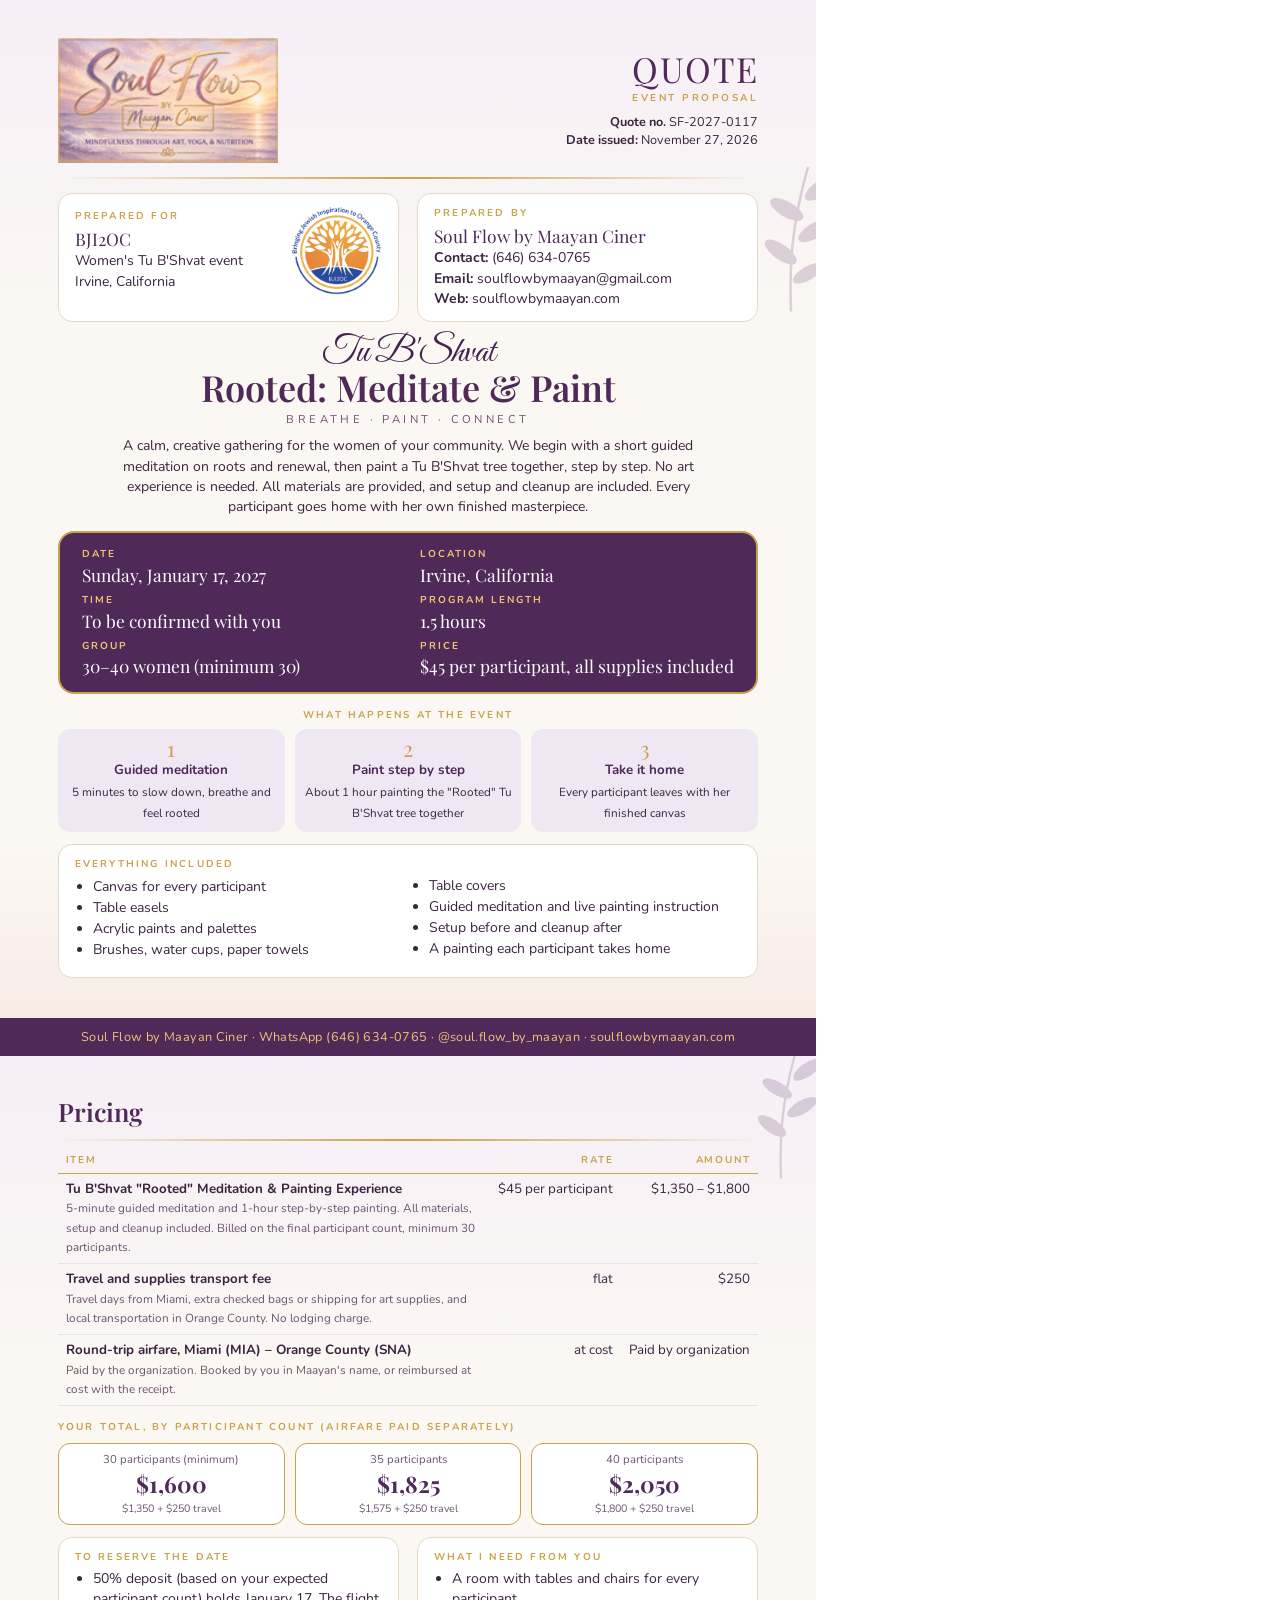
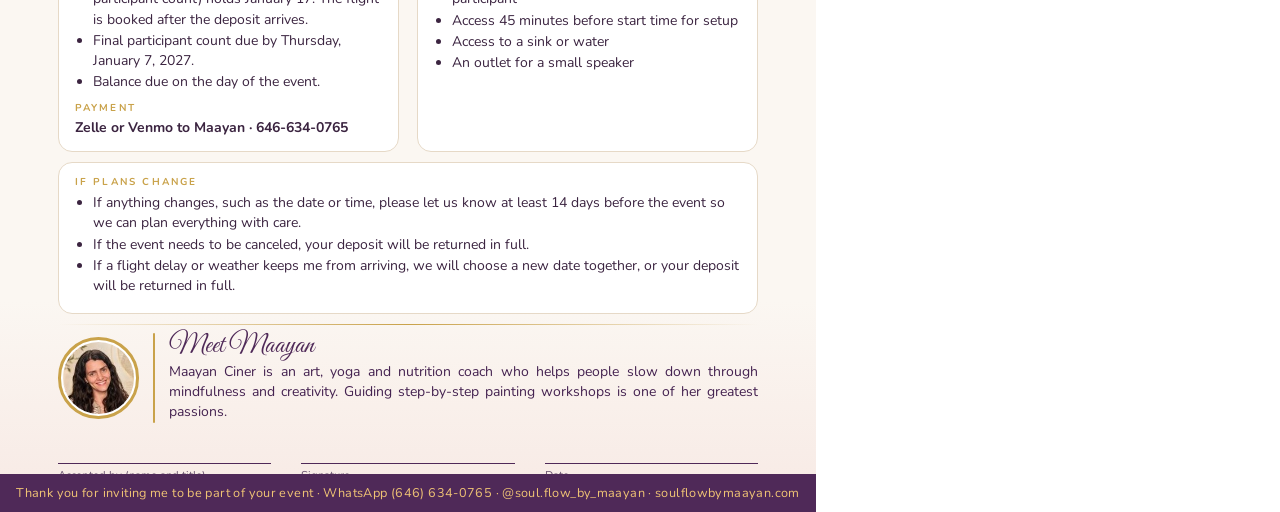
<file: .claude/skills/soul-flow-quote/assets/quote-example.html>
<!doctype html>
<html><head><meta charset="utf-8"><title>Soul Flow Quote</title>
<link rel="stylesheet" href="fonts-local.css">
<style>
@page { size: Letter; margin: 0; }
* { box-sizing: border-box; }
:root { --plum:#4F2958; --plum2:#442250; --gold:#C9A24A; --gold2:#F0C475; --lav:#EFE8F3; --blush:#F5E1D8; --cream:#FBF7F2; --text:#3b2440; }
body { margin:0; font-family:'Nunito',sans-serif; color:var(--text); font-size:10.5pt; line-height:1.45; }
.page { width:8.5in; height:11in; position:relative; overflow:hidden; background:linear-gradient(180deg,#F6EFF7 0%, #FBF7F2 30%, #FBF7F2 80%, #F7E9E4 100%); padding:0.4in 0.6in 0.5in; page-break-after:always; }
.page:last-child { page-break-after:auto; }
h1,h2,h3 { font-family:'Playfair Display',serif; color:var(--plum); margin:0; font-weight:600; }
.top { display:flex; align-items:center; justify-content:space-between; }
.logo { width:2.3in; height:auto; display:block; }
.qmeta { text-align:right; font-size:9.5pt; }
.qmeta .big { font-family:'Playfair Display',serif; font-size:26pt; color:var(--plum); letter-spacing:.04em; line-height:1; }
.qmeta .tag { letter-spacing:.25em; font-size:7.5pt; color:var(--gold); font-weight:700; margin:4px 0 8px; }
.rule { height:1.5px; background:linear-gradient(90deg,transparent,var(--gold),transparent); margin:14px 0; }
.two { display:flex; gap:18px; }
.two > div { flex:1; }
.label { font-size:7.5pt; letter-spacing:.22em; color:var(--gold); font-weight:700; text-transform:uppercase; margin-bottom:3px; }
.card { background:#fff; border:1px solid #E6D9C7; border-radius:14px; padding:12px 16px; }
.title { text-align:center; margin:16px 0 4px; }
.title .script { font-family:'Great Vibes',cursive; font-size:28pt; color:var(--plum2); line-height:.8; }
.title h1 { font-size:27pt; line-height:1.1; }
.title .sub { letter-spacing:.3em; font-size:8.5pt; color:var(--plum); opacity:.8; margin-top:4px; }
.info { background:var(--plum); color:#fff; border:2px solid var(--gold); border-radius:16px; padding:14px 22px; margin:14px 0; display:grid; grid-template-columns:1fr 1fr; gap:6px 24px; }
.info .k { font-size:7.5pt; letter-spacing:.2em; color:var(--gold2); text-transform:uppercase; font-weight:700; }
.info .v { font-family:'Playfair Display',serif; font-size:13pt; color:#fff; }
.steps { display:flex; gap:10px; margin:6px 0 4px; }
.step { flex:1; text-align:center; background:var(--lav); border-radius:12px; padding:9px 8px; }
.step .n { font-family:'Playfair Display',serif; color:var(--gold); font-size:16pt; line-height:1; }
.step b { color:var(--plum); display:block; font-size:10pt; margin:2px 0; }
.step span { font-size:8.8pt; }
table { width:100%; border-collapse:collapse; font-size:10pt; }
th { text-align:left; font-size:7.5pt; letter-spacing:.18em; text-transform:uppercase; color:var(--gold); padding:6px 8px; border-bottom:1.5px solid var(--gold); }
td { padding:6px 8px; border-bottom:1px solid #EADFEA; vertical-align:top; }
td.r, th.r { text-align:right; white-space:nowrap; }
td small { color:#6b5570; font-size:8.8pt; }
.tot td { font-weight:700; color:var(--plum); }
.est { display:flex; gap:10px; margin-top:8px; }
.est > div { flex:1; text-align:center; border:1.5px solid var(--gold); border-radius:12px; padding:8px; background:#fff; }
.est > div .g { border:0;padding:0; font-size:8.5pt; color:#6b5570; }
.est .p { border:0;padding:0; font-family:'Playfair Display',serif; font-size:17pt; color:var(--plum); font-weight:700; }
.est .s { border:0;padding:0; font-size:8pt; color:#6b5570; }
ul { margin:4px 0; padding-left:18px; }
li { margin:1px 0; }
.meet { display:flex; gap:14px; align-items:flex-start; }
.meet h3 { font-family:'Great Vibes',cursive; font-weight:400; font-size:20pt; line-height:1; color:var(--plum); }
.meet p { margin:2px 0 0; text-align:justify; color:var(--plum2); }
.band { position:absolute; left:0; right:0; bottom:0; background:var(--plum); color:var(--gold2); text-align:center; padding:10px; font-size:9.5pt; letter-spacing:.03em; }
.sign { display:flex; gap:30px; margin-top:40px; }
.sign div { flex:1; border-top:1px solid var(--plum); padding-top:4px; font-size:8.5pt; color:#6b5570; }
.leaf { position:absolute; opacity:.18; }
</style></head>
<body>

<!-- PAGE 1 -->
<div class="page">
  <svg class="leaf" style="top:150px;right:-60px;width:170px" viewBox="0 0 200 200"><g fill="#4F2958"><path d="M100 190 C98 140 100 90 120 20" stroke="#4F2958" stroke-width="3" fill="none"/><ellipse cx="135" cy="45" rx="22" ry="9" transform="rotate(-35 135 45)"/><ellipse cx="95" cy="70" rx="22" ry="9" transform="rotate(30 95 70)"/><ellipse cx="128" cy="95" rx="22" ry="9" transform="rotate(-30 128 95)"/><ellipse cx="88" cy="120" rx="22" ry="9" transform="rotate(35 88 120)"/><ellipse cx="120" cy="145" rx="20" ry="8" transform="rotate(-30 120 145)"/></g></svg>

  <div class="top">
    <img class="logo" src="soul-flow-logo-rectangle.png" alt="Soul Flow by Maayan Ciner">
    <div class="qmeta">
      <div class="big">QUOTE</div>
      <div class="tag">EVENT PROPOSAL</div>
      <div><b>Quote no.</b> SF-2027-0117</div>
      <div><b>Date issued:</b> November 27, 2026</div>
    </div>
  </div>

  <div class="rule"></div>

  <div class="two">
    <div class="card">
      <div style="display:flex;align-items:center;gap:12px">
        <div style="flex:1">
          <div class="label">Prepared for</div>
          <div style="font-family:'Playfair Display',serif;font-size:13pt;color:var(--plum)">BJI2OC</div>
          <div>Women's Tu B'Shvat event</div>
          <div>Irvine, California</div>
        </div>
        <img src="bji2oc-logo.png" alt="BJI2OC logo" style="width:0.95in;height:auto;display:block">
      </div>
    </div>
    <div class="card">
      <div class="label">Prepared by</div>
      <div style="font-family:'Playfair Display',serif;font-size:13pt;color:var(--plum)">Soul Flow by Maayan Ciner</div>
      <div><b>Contact:</b> (646) 634-0765</div>
      <div><b>Email:</b> soulflowbymaayan@gmail.com</div>
      <div><b>Web:</b> soulflowbymaayan.com</div>
    </div>
  </div>

  <div class="title">
    <div class="script">Tu B'Shvat</div>
    <h1>Rooted: Meditate &amp; Paint</h1>
    <div class="sub">BREATHE · PAINT · CONNECT</div>
  </div>

  <p style="text-align:center;margin:8px 40px 0;font-size:10.5pt">A calm, creative gathering for the women of your community. We begin with a short guided meditation on roots and renewal, then paint a Tu B'Shvat tree together, step by step. No art experience is needed. All materials are provided, and setup and cleanup are included. Every participant goes home with her own finished masterpiece.</p>

  <div class="info">
    <div><div class="k">Date</div><div class="v">Sunday, January 17, 2027</div></div>
    <div><div class="k">Location</div><div class="v">Irvine, California</div></div>
    <div><div class="k">Time</div><div class="v">To be confirmed with you</div></div>
    <div><div class="k">Program length</div><div class="v">1.5 hours</div></div>
    <div><div class="k">Group</div><div class="v">30–40 women (minimum 30)</div></div>
    <div><div class="k">Price</div><div class="v">$45 per participant, all supplies included</div></div>
  </div>

  <div class="label" style="text-align:center">What happens at the event</div>
  <div class="steps">
    <div class="step"><div class="n">1</div><b>Guided meditation</b><span>5 minutes to slow down, breathe and feel rooted</span></div>
    <div class="step"><div class="n">2</div><b>Paint step by step</b><span>About 1 hour painting the "Rooted" Tu B'Shvat tree together</span></div>
    <div class="step"><div class="n">3</div><b>Take it home</b><span>Every participant leaves with her finished canvas</span></div>
  </div>

  <div class="card" style="margin-top:12px">
    <div class="label">Everything included</div>
    <ul style="columns:2;column-gap:24px">
      <li>Canvas for every participant</li>
      <li>Table easels</li>
      <li>Acrylic paints and palettes</li>
      <li>Brushes, water cups, paper towels</li>
      <li>Table covers</li>
      <li>Guided meditation and live painting instruction</li>
      <li>Setup before and cleanup after</li>
      <li>A painting each participant takes home</li>
    </ul>
  </div>

  <div class="band">Soul Flow by Maayan Ciner · WhatsApp (646) 634-0765 · @soul.flow_by_maayan · soulflowbymaayan.com</div>
</div>

<!-- PAGE 2 -->
<div class="page">
  <svg class="leaf" style="top:-20px;right:-40px;width:150px" viewBox="0 0 200 200"><g fill="#4F2958"><path d="M100 190 C98 140 100 90 120 20" stroke="#4F2958" stroke-width="3" fill="none"/><ellipse cx="135" cy="45" rx="22" ry="9" transform="rotate(-35 135 45)"/><ellipse cx="95" cy="70" rx="22" ry="9" transform="rotate(30 95 70)"/><ellipse cx="128" cy="95" rx="22" ry="9" transform="rotate(-30 128 95)"/><ellipse cx="88" cy="120" rx="22" ry="9" transform="rotate(35 88 120)"/></g></svg>

  <h2 style="font-size:19pt">Pricing</h2>
  <div class="rule" style="margin:8px 0 6px"></div>

  <table>
    <tr><th>Item</th><th class="r">Rate</th><th class="r">Amount</th></tr>
    <tr><td><b>Tu B'Shvat "Rooted" Meditation &amp; Painting Experience</b><br><small>5-minute guided meditation and 1-hour step-by-step painting. All materials, setup and cleanup included. Billed on the final participant count, minimum 30 participants.</small></td><td class="r">$45 per participant</td><td class="r">$1,350 – $1,800</td></tr>
    <tr><td><b>Travel and supplies transport fee</b><br><small>Travel days from Miami, extra checked bags or shipping for art supplies, and local transportation in Orange County. No lodging charge.</small></td><td class="r">flat</td><td class="r">$250</td></tr>
    <tr><td><b>Round-trip airfare, Miami (MIA) – Orange County (SNA)</b><br><small>Paid by the organization. Booked by you in Maayan's name, or reimbursed at cost with the receipt.</small></td><td class="r">at cost</td><td class="r">Paid by organization</td></tr>
  </table>

  <div class="label" style="margin-top:14px">Your total, by participant count (airfare paid separately)</div>
  <div class="est">
    <div><div class="g">30 participants (minimum)</div><div class="p">$1,600</div><div class="s">$1,350 + $250 travel</div></div>
    <div><div class="g">35 participants</div><div class="p">$1,825</div><div class="s">$1,575 + $250 travel</div></div>
    <div><div class="g">40 participants</div><div class="p">$2,050</div><div class="s">$1,800 + $250 travel</div></div>
  </div>

  <div class="two" style="margin-top:12px">
    <div class="card">
      <div class="label">To reserve the date</div>
      <ul>
        <li>50% deposit (based on your expected participant count) holds January 17. The flight is booked after the deposit arrives.</li>
        <li>Final participant count due by Thursday, January 7, 2027.</li>
        <li>Balance due on the day of the event.</li>
      </ul>
      <div class="label" style="margin-top:8px">Payment</div>
      <div><b>Zelle or Venmo to Maayan · 646-634-0765</b></div>
    </div>
    <div class="card">
      <div class="label">What I need from you</div>
      <ul>
        <li>A room with tables and chairs for every participant</li>
        <li>Access 45 minutes before start time for setup</li>
        <li>Access to a sink or water</li>
        <li>An outlet for a small speaker</li>
      </ul>
    </div>
  </div>

  <div class="card" style="margin-top:10px">
    <div class="label">If plans change</div>
    <ul>
      <li>If anything changes, such as the date or time, please let us know at least 14 days before the event so we can plan everything with care.</li>
      <li>If the event needs to be canceled, your deposit will be returned in full.</li>
      <li>If a flight delay or weather keeps me from arriving, we will choose a new date together, or your deposit will be returned in full.</li>
    </ul>
  </div>

  <div class="rule" style="margin:10px 0 8px"></div>
  <div class="meet" style="align-items:center">
    <img src="headshot.jpg" alt="Maayan Ciner" style="width:0.85in;height:0.85in;border-radius:50%;object-fit:cover;object-position:50% 50%;border:3px solid #C9A24A;padding:2px;background:#fff;flex:none">
    <div style="width:3px;align-self:stretch;background:var(--gold);border-radius:2px"></div>
    <div>
      <h3>Meet Maayan</h3>
      <p>Maayan Ciner is an art, yoga and nutrition coach who helps people slow down through mindfulness and creativity. Guiding step-by-step painting workshops is one of her greatest passions.</p>
    </div>
  </div>

  <div class="sign">
    <div>Accepted by (name and title)</div>
    <div>Signature</div>
    <div>Date</div>
  </div>

  <div class="band">Thank you for inviting me to be part of your event · WhatsApp (646) 634-0765 · @soul.flow_by_maayan · soulflowbymaayan.com</div>
</div>

</body></html>
</file>
<file: .claude/skills/soul-flow-quote/assets/fonts-local.css>
@font-face {
  font-family: 'Great Vibes';
  font-style: normal;
  font-weight: 400;
  font-display: swap;
  src: url(f0.woff2) format('woff2');
  unicode-range: U+0000-00FF, U+0131, U+0152-0153, U+02BB-02BC, U+02C6, U+02DA, U+02DC, U+0304, U+0308, U+0329, U+2000-206F, U+20AC, U+2122, U+2191, U+2193, U+2212, U+2215, U+FEFF, U+FFFD;
}
@font-face {
  font-family: 'Nunito';
  font-style: normal;
  font-weight: 400;
  font-display: swap;
  src: url(f1.woff2) format('woff2');
  unicode-range: U+0000-00FF, U+0131, U+0152-0153, U+02BB-02BC, U+02C6, U+02DA, U+02DC, U+0304, U+0308, U+0329, U+2000-206F, U+20AC, U+2122, U+2191, U+2193, U+2212, U+2215, U+FEFF, U+FFFD;
}
@font-face {
  font-family: 'Nunito';
  font-style: normal;
  font-weight: 600;
  font-display: swap;
  src: url(f2.woff2) format('woff2');
  unicode-range: U+0000-00FF, U+0131, U+0152-0153, U+02BB-02BC, U+02C6, U+02DA, U+02DC, U+0304, U+0308, U+0329, U+2000-206F, U+20AC, U+2122, U+2191, U+2193, U+2212, U+2215, U+FEFF, U+FFFD;
}
@font-face {
  font-family: 'Nunito';
  font-style: normal;
  font-weight: 700;
  font-display: swap;
  src: url(f3.woff2) format('woff2');
  unicode-range: U+0000-00FF, U+0131, U+0152-0153, U+02BB-02BC, U+02C6, U+02DA, U+02DC, U+0304, U+0308, U+0329, U+2000-206F, U+20AC, U+2122, U+2191, U+2193, U+2212, U+2215, U+FEFF, U+FFFD;
}
@font-face {
  font-family: 'Playfair Display';
  font-style: italic;
  font-weight: 400;
  font-display: swap;
  src: url(f4.woff2) format('woff2');
  unicode-range: U+0000-00FF, U+0131, U+0152-0153, U+02BB-02BC, U+02C6, U+02DA, U+02DC, U+0304, U+0308, U+0329, U+2000-206F, U+20AC, U+2122, U+2191, U+2193, U+2212, U+2215, U+FEFF, U+FFFD;
}
@font-face {
  font-family: 'Playfair Display';
  font-style: normal;
  font-weight: 400;
  font-display: swap;
  src: url(f5.woff2) format('woff2');
  unicode-range: U+0000-00FF, U+0131, U+0152-0153, U+02BB-02BC, U+02C6, U+02DA, U+02DC, U+0304, U+0308, U+0329, U+2000-206F, U+20AC, U+2122, U+2191, U+2193, U+2212, U+2215, U+FEFF, U+FFFD;
}
@font-face {
  font-family: 'Playfair Display';
  font-style: normal;
  font-weight: 600;
  font-display: swap;
  src: url(f6.woff2) format('woff2');
  unicode-range: U+0000-00FF, U+0131, U+0152-0153, U+02BB-02BC, U+02C6, U+02DA, U+02DC, U+0304, U+0308, U+0329, U+2000-206F, U+20AC, U+2122, U+2191, U+2193, U+2212, U+2215, U+FEFF, U+FFFD;
}
@font-face {
  font-family: 'Playfair Display';
  font-style: normal;
  font-weight: 700;
  font-display: swap;
  src: url(f7.woff2) format('woff2');
  unicode-range: U+0000-00FF, U+0131, U+0152-0153, U+02BB-02BC, U+02C6, U+02DA, U+02DC, U+0304, U+0308, U+0329, U+2000-206F, U+20AC, U+2122, U+2191, U+2193, U+2212, U+2215, U+FEFF, U+FFFD;
}
</file>
